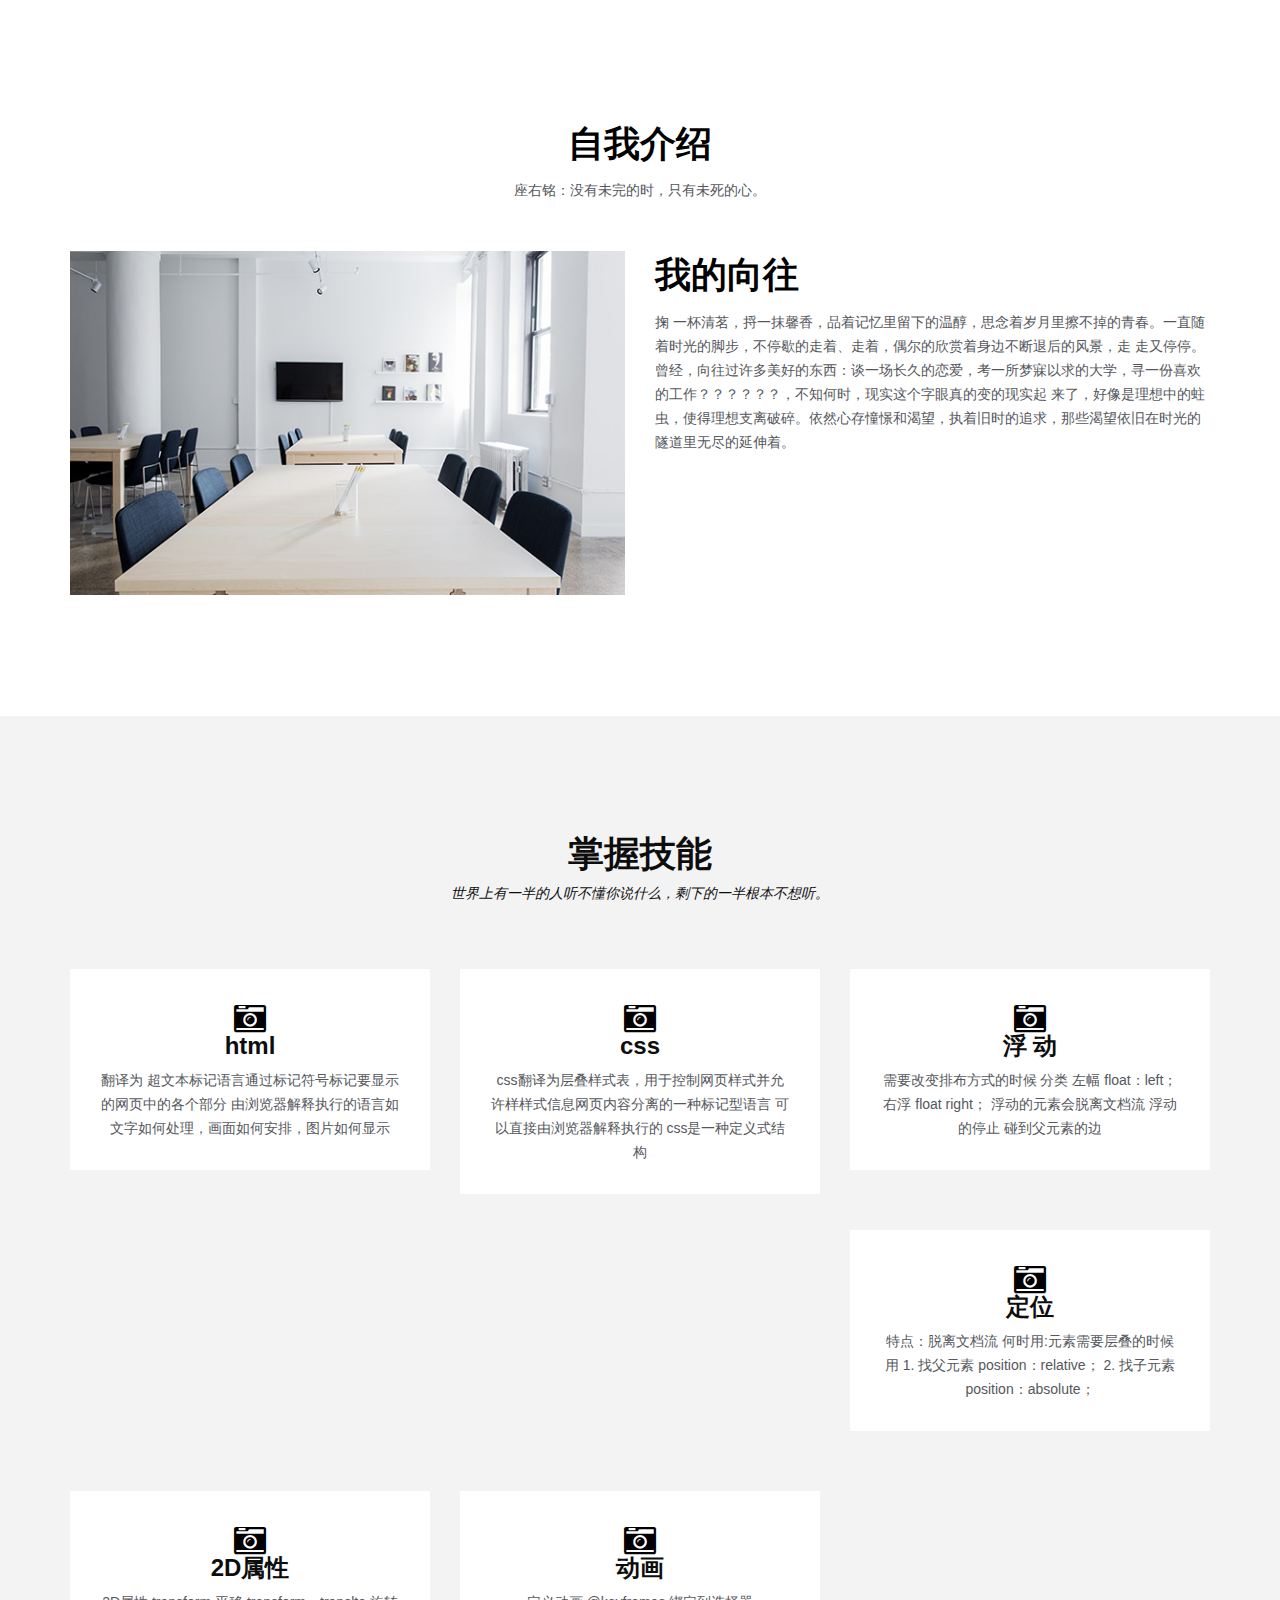
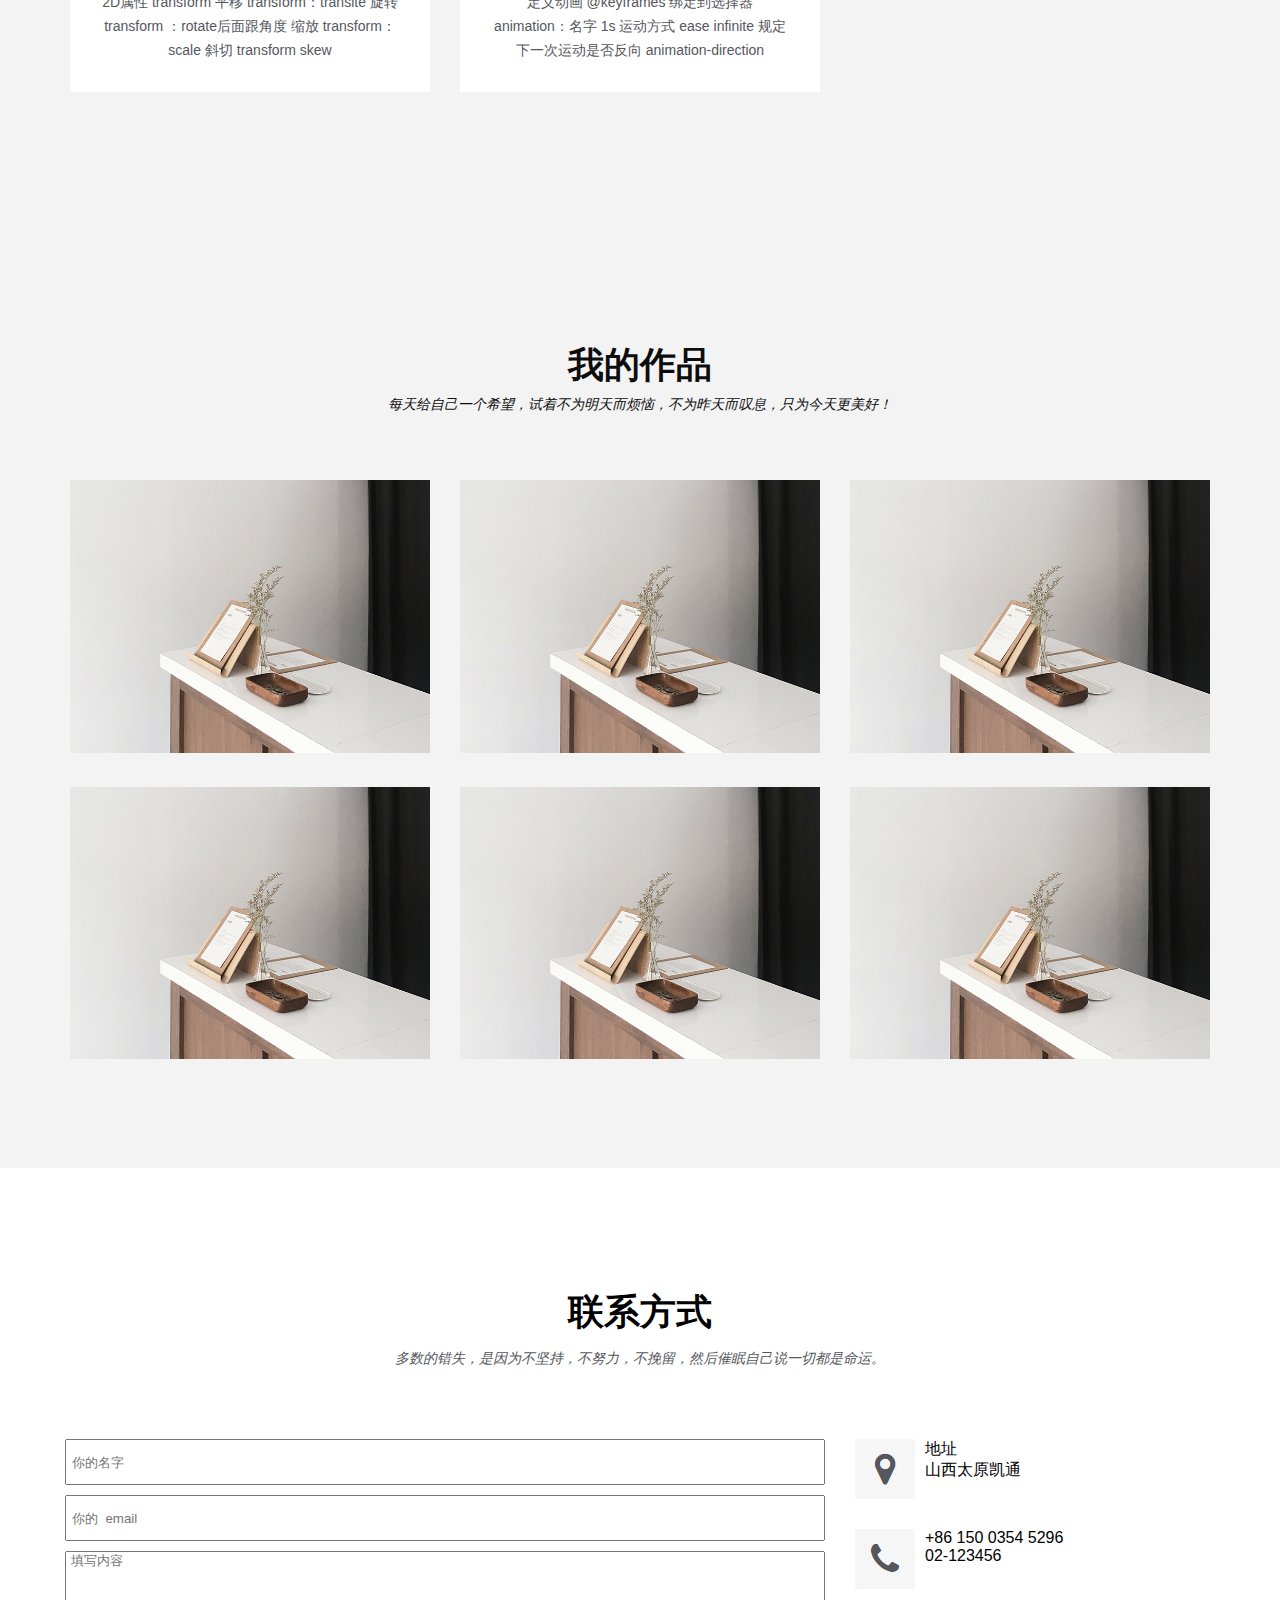
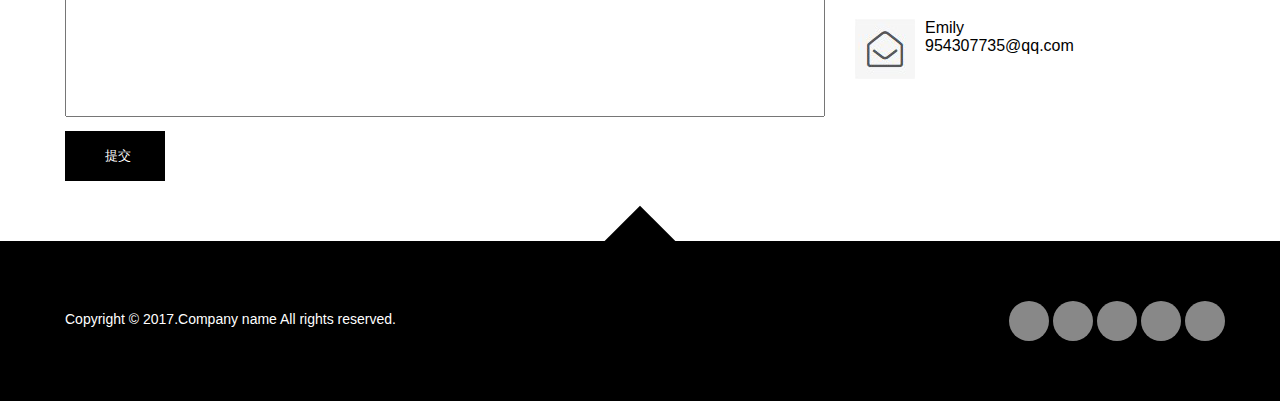
<file: index.html>
<!DOCTYPE html>
<html lang="en">
<head>
	<meta charset="UTF-8">
	<title>个人主页</title>
	<link rel="stylesheet" href="css/index.css">
	<link rel="stylesheet" href="css/kuangjia.css">
	<link rel="stylesheet" href="font/iconfont.css">
</head>
<body>
<!-- about开始 -->
	<section class="container about">
		<div class="about-zi1">
			<h2>自我介绍</h2>
			<p>
				座右铭：没有未完的时，只有未死的心。
			</p>
		</div>
		<div class="row">
			<div class="about-tu col-lg-6 col-xs-12 col-sm-12 col-md-6">
				<img src="img/about.jpg" alt="">
			</div>
			<div class="about-zi col-lg-6 col-xs-12 col-sm-12 col-md-6">
				<h2>我的向往</h2>
				<p>
					掬 一杯清茗，捋一抹馨香，品着记忆里留下的温醇，思念着岁月里擦不掉的青春。一直随着时光的脚步，不停歇的走着、走着，偶尔的欣赏着身边不断退后的风景，走 走又停停。曾经，向往过许多美好的东西：谈一场长久的恋爱，考一所梦寐以求的大学，寻一份喜欢的工作？？？？？？，不知何时，现实这个字眼真的变的现实起 来了，好像是理想中的蛀虫，使得理想支离破碎。依然心存憧憬和渴望，执着旧时的追求，那些渴望依旧在时光的隧道里无尽的延伸着。
				</p>
			</div>
		</div>
	</section>
	<!-- about结束 -->
	<!-- 技能开始 -->
 <section class="ji">
 	<div class="container">
 		<div class="zi">
 		<h2>掌握技能</h2>
 		<p>
 			<i>
 				世界上有一半的人听不懂你说什么，剩下的一半根本不想听。
 			</i>
 		</p>
 		</div>
 		<div>
 		<div class="row">
 			<div class="tu col-md-4 col-sm-6 col-xs-12 col-lg-4">
 				<div class="tu1">
 				<span>
 					<i class="iconfont icon-xiangji"></i>
 				</span>
 					<h4>html</h4>
 					<p>
 						 翻译为   超文本标记语言通过标记符号标记要显示的网页中的各个部分  由浏览器解释执行的语言如文字如何处理，画面如何安排，图片如何显示
 					</p>
 				</div>
 			</div>
 			<div class="tu col-md-4 col-sm-6 col-xs-12 col-lg-4">
 				<div class="tu1">
 				<span>
 					<i class="iconfont icon-xiangji"></i>
 				</span>
 					<h4>css</h4>
 					<p>
 						css翻译为层叠样式表，用于控制网页样式并允许样样式信息网页内容分离的一种标记型语言  可以直接由浏览器解释执行的   css是一种定义式结构
 					</p>
 				</div>
 			</div>
 			<div class="tu col-md-4 col-sm-6 col-xs-12 col-lg-4">
 				<div class="tu1">
 				<span>
 					<i class="iconfont icon-xiangji"></i>
 				</span>
 					<h4>浮  动</h4>
 					<p>
 						需要改变排布方式的时候
						分类   左幅  float：left；
       					右浮  float  right；
						浮动的元素会脱离文档流
						浮动的停止  碰到父元素的边
 					</p>
 				</div>
 			</div>
 			<div class="tu col-md-4 col-sm-6 col-xs-12 col-lg-4">
 				<div class="tu1">
 				<span>
 					<i class="iconfont icon-xiangji"></i>
 				</span>
 					<h4>定位</h4>
 					<p>
 						特点：脱离文档流
						何时用:元素需要层叠的时候用
						1. 找父元素
     					position：relative；
						2. 找子元素
     					position：absolute；
 					</p>
 				</div>
 			</div>
 			<div class="tu col-md-4 col-sm-6 col-xs-12 col-lg-4">
 				<div class="tu1">
 				<span>
 					<i class="iconfont icon-xiangji"></i>
 				</span>
 					<h4>2D属性</h4>
 					<p>
						2D属性  transform
						平移  transform：translte
						旋转  transform ：rotate后面跟角度
       					缩放  transform：scale
						斜切  transform skew

 					</p>
 				</div>
 			</div>
 			<div class="tu col-md-4 col-sm-6 col-xs-12 col-lg-4">
 				<div class="tu1">
 				<span>
 					<i class="iconfont icon-xiangji"></i>
 				</span>
 					<h4>动画</h4>
 					<p>
 						定义动画   @keyframes
 						绑定到选择器  animation：名字  1s  运动方式  ease  infinite
 						规定下一次运动是否反向   animation-direction
 					</p>
 				</div>
 			</div>
 		</div>
 		</div>
 	</div>
 </section>		

	<!-- 技能结束 -->
	<!-- 作品开始 -->
 <section class="zuo">
 	<div class="container">
 		<div class="zi">
 		<h2>我的作品</h2>
 		<p>
 			<i>
 				每天给自己一个希望，试着不为明天而烦恼，不为昨天而叹息，只为今天更美好！
 			</i>
 		</p>
 		</div>
 		<div>
 		<div class="row">
 			<div class="tu col-md-4 col-sm-6 col-xs-12 col-lg-4">
 				<div class="tu1">
 				<img src="img/gallery_01.jpg" alt="">
 				<div class="tu2">
 					<a href="C:\Users\MSI\Desktop\简历\fanke\index.html" title="凡客"><div class="box"><i class="iconfont icon-sousuo"></i></div></a>
 				</div>
 				</div>
 			</div>
 			<div class="tu col-md-4 col-sm-6 col-xs-12 col-lg-4">
 				<div class="tu1">
 				<img src="img/gallery_01.jpg" alt="">
 				<div class="tu2">
 					<a href="C:\Users\MSI\Desktop\简历\xiaomi\index.html" title="小米"><div class="box"><i class="iconfont icon-sousuo"></i></div></a>
 				</div>
 				</div>
 			</div>
 			<div class="tu col-md-4 col-sm-6 col-xs-12 col-lg-4">
 				<div class="tu1">
 				<img src="img/gallery_01.jpg" alt="">
 				<div class="tu2">
 					<a href="C:\Users\MSI\Desktop\简历\jingdong\index.html" title="京东"><div class="box"><i class="iconfont icon-sousuo"></i></div></a>
 				</div>
 				<!-- <div class="box"><i class="iconfont icon-sousuo"></i></div> -->

 				</div>
 			</div>
 			<div class="tu col-md-4 col-sm-6 col-xs-12 col-lg-4">
 				<div class="tu1">
 				<img src="img/gallery_01.jpg" alt="">
 				<div class="tu2">
 					<a href="C:\Users\MSI\Desktop\简历\pingguo\index.html" title="小米"><div class="box"><i class="iconfont icon-sousuo"></i></div></a>
 				</div>
 				</div>
 			</div>
 			<div class="tu col-md-4 col-sm-6 col-xs-12 col-lg-4">
 				<div class="tu1">
 				<img src="img/gallery_01.jpg" alt="">
 				<div class="tu2">
 					<a href="C:\Users\MSI\Desktop\简历\chaopaiye\index.html" title="秦商APP"><div class="box"><i class="iconfont icon-sousuo"></i></div></a>
 				</div>
 				</div>
 			</div>
 			<div class="tu col-md-4 col-sm-6 col-xs-12 col-lg-4">
 				<div class="tu1">
 				<img src="img/gallery_01.jpg" alt="">
 				<div class="tu2">
 					<a href="C:\Users\MSI\Desktop\简历\dianshang\dianshang\tuijian.html" title="简历"><div class="box"><i class="iconfont icon-sousuo"></i></div></a>
 				</div>
 				</div>
 			</div>
 			
 		</div>
 	</div>
 </section>		

	<!-- 作品结束 -->
	<!-- 底部 -->
<footer>
	<div class="zi">
 		<h2>联系方式</h2>
 		<p>
 			<i>
 				多数的错失，是因为不坚持，不努力，不挽留，然后催眠自己说一切都是命运。
 			</i>
 		</p>
 	</div>
		<div class="container">
			<ul class="rou">
				<li class="content col-lg-8 col-md-8 col-sm-6 col-xs-12">
					<input type="text" class="bbb" placeholder="你的名字">
					<input type="email" class="bbb" placeholder="你的  email">
					<textarea name="" id="" cols="" rows="" placeholder="填写内容"></textarea>
					<input type="submit" class="aaa" value="提交" style=" background: #000; width: 100px; color:#fff; height:50px; border:0 ; margin-bottom: 50px;" >
				</li>
				<li class="content col-lg-4 col-md-4 col-sm-6 col-xs-12">
					<div class="footer-right">
						<img src="img/footer1.png" alt="">
						<p>地址<br>山西太原凯通</p>
					</div>
					<div class="footer-right">
						<img src="img/footer2.png" alt="">
						<p>+86 150 0354 5296<br>02-123456</p>
					</div>
					<div class="footer-right">
						<img src="img/footer3.png" alt="">
						<p>Emily<br>954307735@qq.com</p>
					</div>
				</li>
			</ul>
		</div>
		<div class="footer-bottom">
			<div class="container">
				<ul class="row">
					<li class="content col-lg-6 col-md-6 col-sm-6 col-xs-6"><p>Copyright © 2017.Company name All rights reserved.</p></li>
					<li class="content col-lg-6 col-md-6 col-sm-6 col-xs-6">
						<div class="footer-five"><i class="iconfont">&#xe654;</i></div>
						<div class="footer-five"><i class="iconfont">&#xe611;</i></div>
						<div class="footer-five"><i class="iconfont">&#xe653;</i></div>
						<div class="footer-five"><i class="iconfont">&#xe684;</i></div>
						<div class="footer-five"><i class="iconfont">&#xe65b;</i></div>
					</li>
				</ul>
			</div>
			<div class="hezi"></div>
		</div>
	</footer>
</body>
</html>
</file>
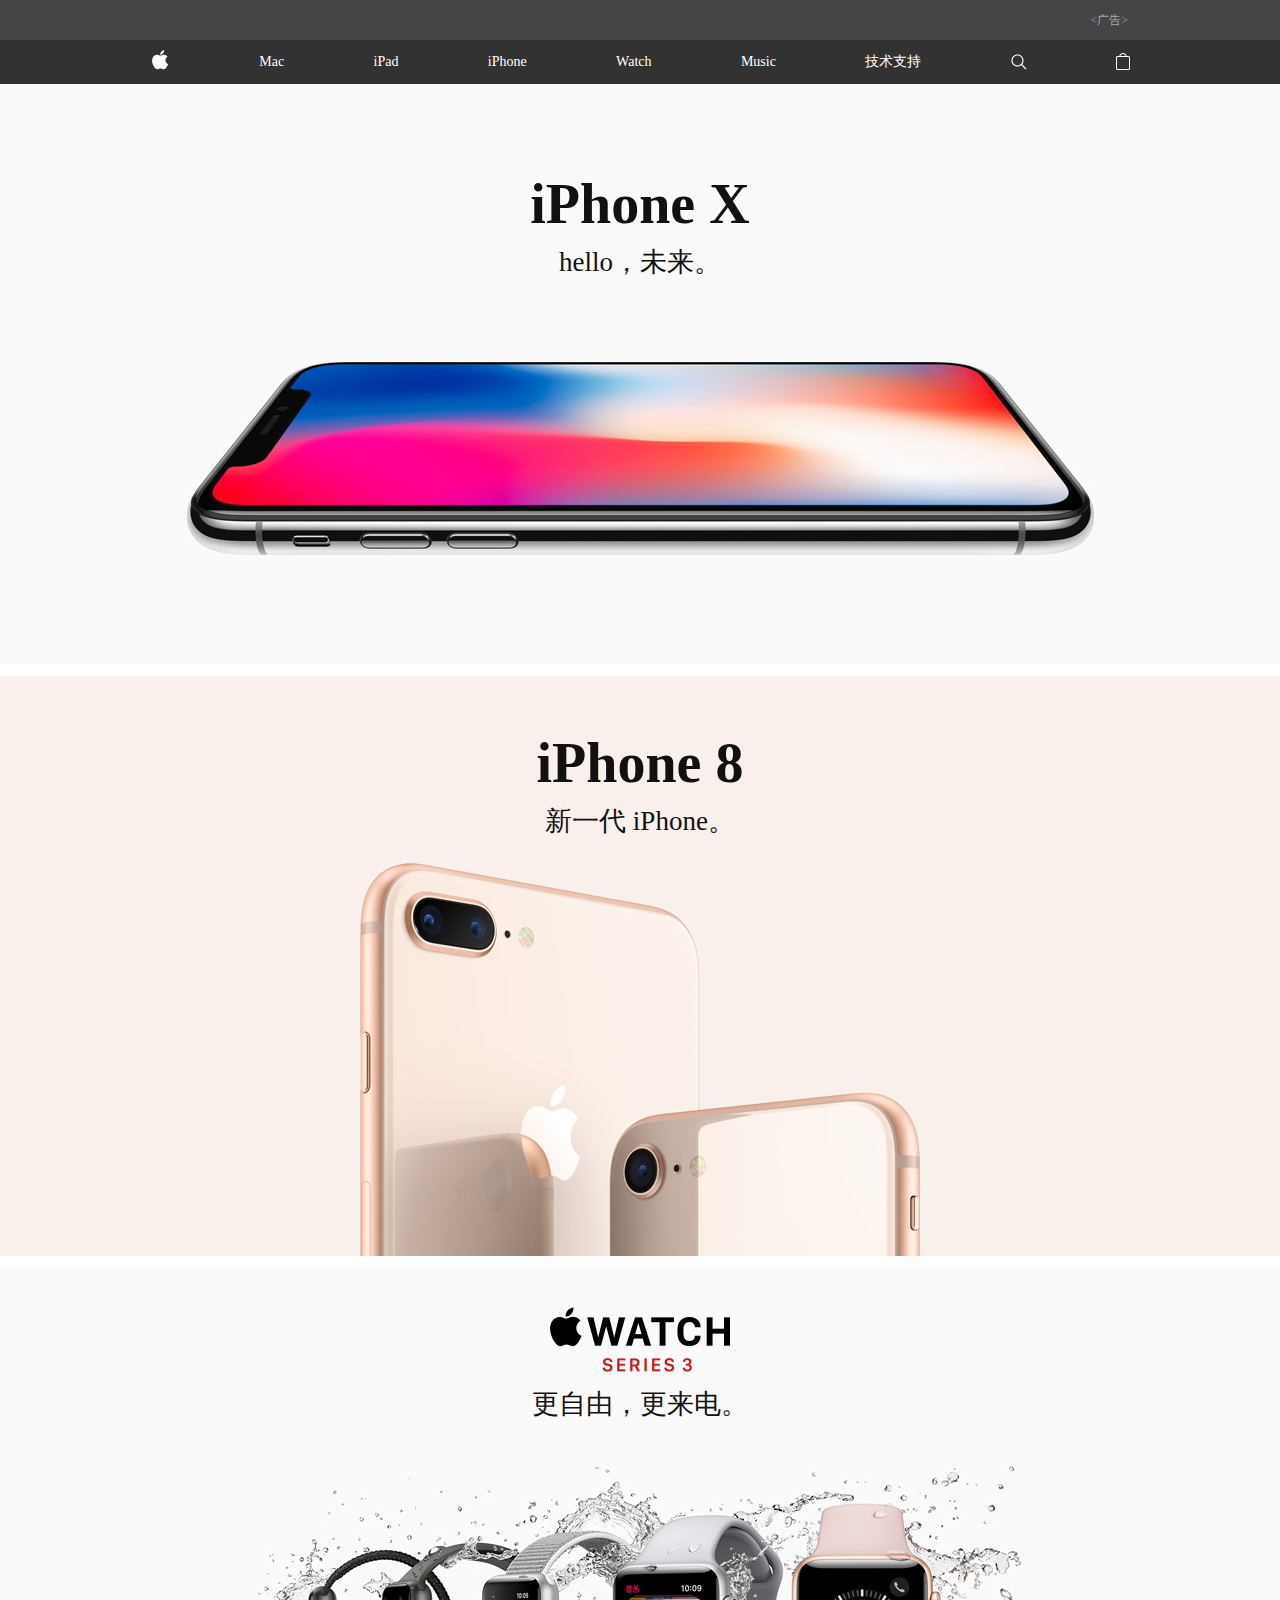
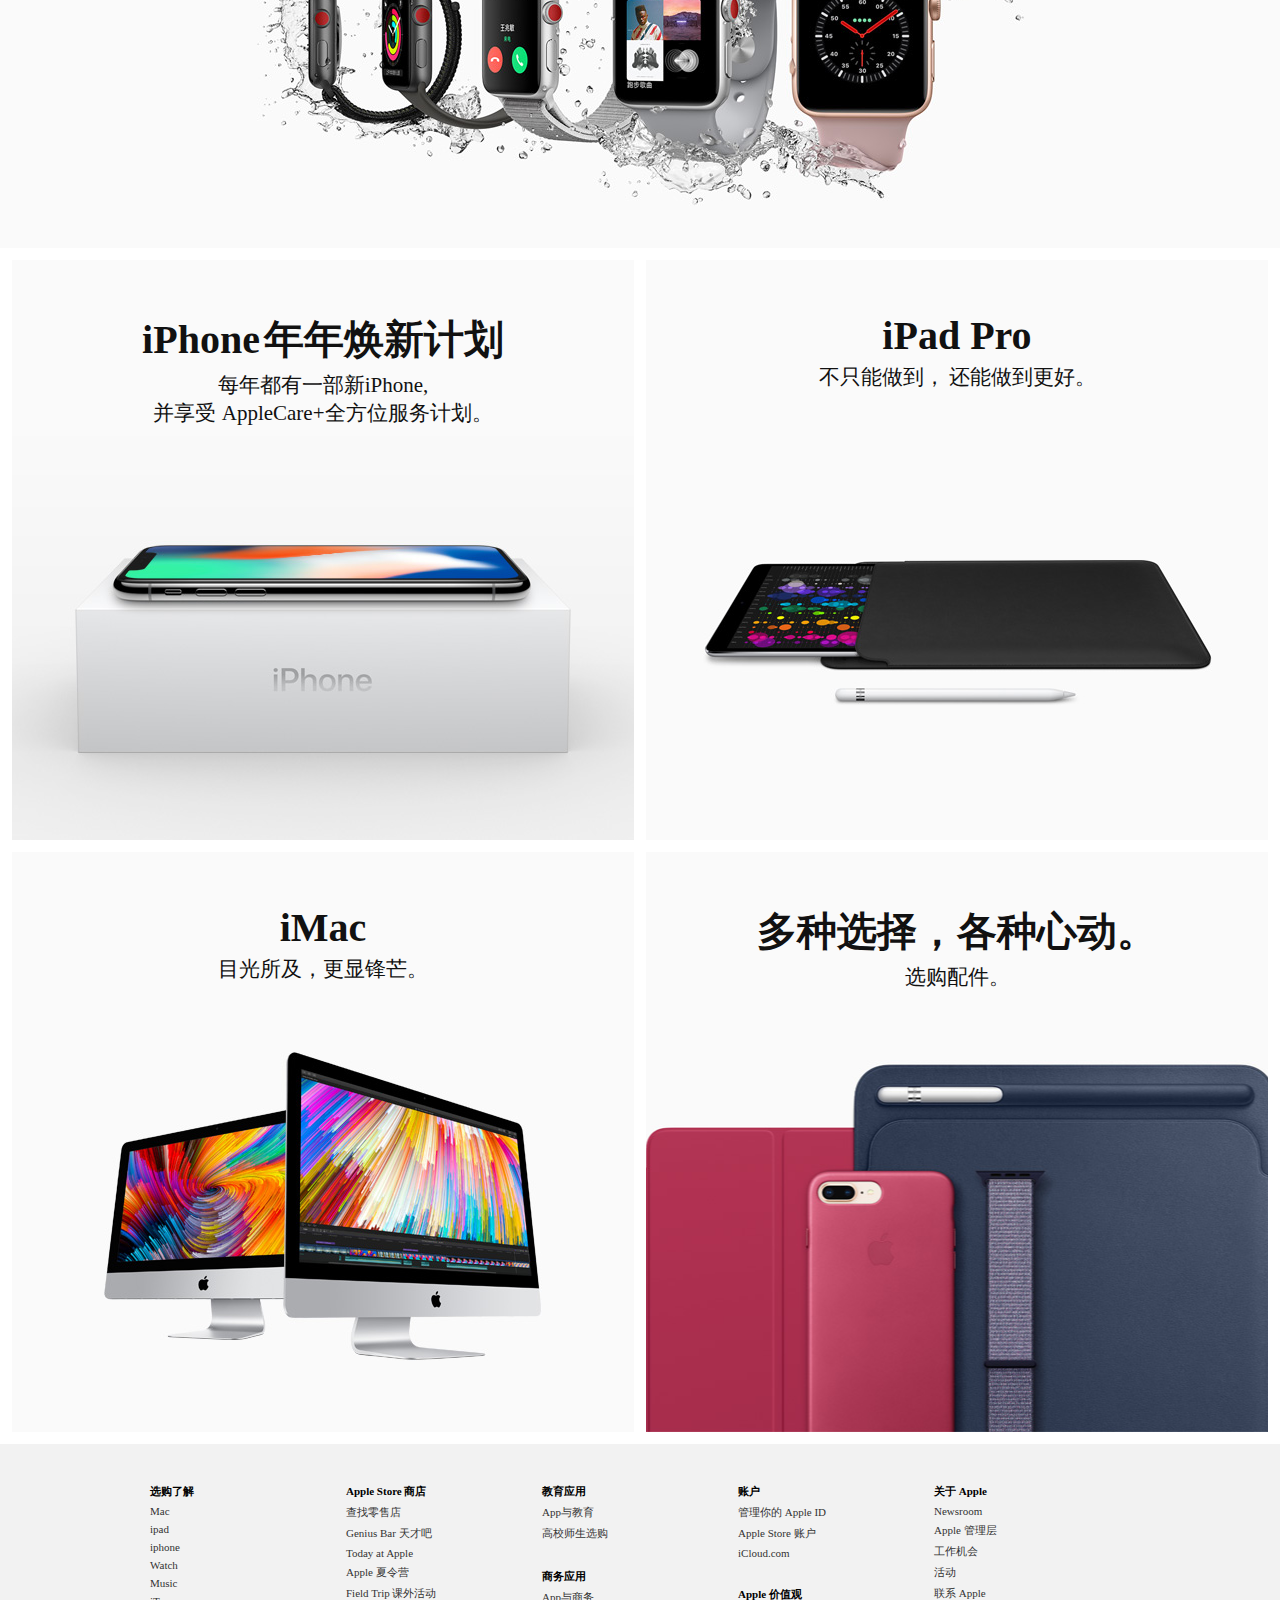
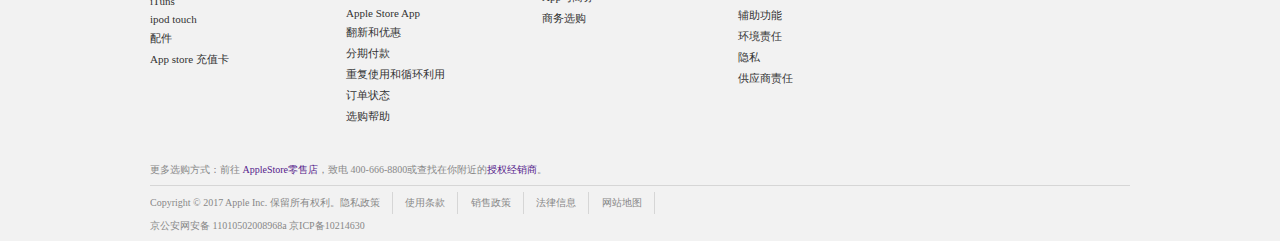
<file: pingguo/index.html>
<!DOCTYPE html>
<html lang="en">
<head>
	<meta charset="UTF-8">
	<title>Apple</title>
	<link rel="stylesheet" href="css/index.css">
</head>
<body>
	<div class="top">
		<div class="adver">
			<span>&lt;广告&gt;</span>
		</div>
	</div>
	<div class="nav">
		<div class="con1">
			<div class="btn">
				<a href="">
					<img src="img/logo.svg" alt="">
				</a>
			</div>
			<div class="btn">
				<a href="">
					Mac
				</a>
			</div>
			<div class="btn">
				<a href="">iPad</a></div>
			<div class="btn">
				<a href="">iPhone</a></div>
			<div class="btn">
				<a href="">Watch</a></div>
			<div class="btn">
				<a href="">Music</a></div>
			<div class="btn">
				<a href="">技术支持</a></div>
			<div class="btn">
				<a href="">
					<img src="img/logo3.svg" alt="">
				</a></div>
			<div class="btn">
				<a href=""><img src="img/logo2.svg" alt=""></a></div>
		</div>
		<div class="con2">
			<div class="btn2">
				<a href="">
					<div class="tiao1"></div>
					<div class="tiao2"></div>
				</a>
			</div>
			<div class="btn2">
				<a href=""><img src="img/logo.svg" alt=""></a>
			</div>
			<div class="btn2">
				<a href=""><img src="img/logo2.svg" alt=""></a>
			</div>
		</div>
	</div>
	<div class="ipX">
		<h1>iPhone X</h1>
		<h2>hello，未来。</h2>
	</div>
	<!-- ip8 -->
	<div class="ip8">
		<h1>iPhone 8</h1>
		<h2>新一代 iPhone。</h2>
	</div>
	<!-- watch -->
	<div class="ipw">
		<h1></h1>
		<h2>更自由，更来电。</h2>
	</div>
	<div class="boxx">
		<div class="but but1">
			<a href="">
				<h3 class="er">iPhone</h3>
				<h3 class="er er1">年年焕新计划</h3>
				<h4>每年都有一部新iPhone,
				<br>
				并享受 AppleCare+全方位服务计划。</h4>
			</a>
		</div>
		<div class="but but2">
			<a href="">
				<h3>iPad Pro</h3>
				<h4 class="ip">不只能做到，</h4>
				<h4 class="ip">还能做到更好。</h4>
			</a>
		</div>
		<div class="but but3">
			<a href="">
				<h3>iMac</h3>
				<h4>目光所及，更显锋芒。</h4>
			</a>
		</div>
		<div class="but but4">
			<a href="">
				<h3>多种选择，各种心动。</h3>
				<h4>选购配件。</h4>
			</a>
		</div>
	</div>
	<div class="d">
		<div class="nav-t">
			<div class="lie">
				<h6>选购了解</h6>
				<ul>
					<li><a href="">Mac</a></li>
					<li><a href="">ipad</a></li>
					<li><a href="">iphone</a></li>
					<li><a href="">Watch</a></li>
					<li><a href="">Music</a></li>
					<li><a href="">iTuns</a></li>
					<li><a href="">ipod touch</a></li>
					<li><a href="">配件</a></li>
					<li><a href="">App store 充值卡</a></li>
				</ul>
			</div>
			<div class="lie">
				<h6>Apple Store 商店</h6>
				<li><a href="">查找零售店</a></li>
				<li><a href="">Genius Bar 天才吧</a></li>
				<li><a href="">Today at Apple</a></li>
				<li><a href="">Apple 夏令营</a></li>
				<li><a href="">Field Trip 课外活动</a></li>
				<li><a href="">Apple Store App</a></li>
				<li><a href="">翻新和优惠</a></li>
				<li><a href="">分期付款</a></li>
				<li><a href="">重复使用和循环利用</a></li>
				<li><a href="">订单状态</a></li>
				<li><a href="">选购帮助</a></li>
			</div>
			<div class="lie">
				<div class="tt">
					<h6>教育应用</h6>
					<ul>
						<li><a href="">App与教育</a></li>
						<li><a href="">高校师生选购</a></li>
					</ul>
				</div>
				<div class="bb">
					<h6>商务应用</h6>
					<ul>
						<li><a href="">App与商务</a></li>
						<li><a href="">商务选购</a></li>
					</ul>
				</div>
			</div>
			<div class="lie">
				<div class="tt">
					<h6>账户</h6>
					<ul>
						<li><a href="">管理你的 Apple ID</a></li>
						<li><a href="">Apple Store 账户</a></li>
						<li><a href="">iCloud.com</a></li>
					</ul>
				</div>
				<div class="bb">
					<h6>Apple 价值观</h6>
					<ul>
						<li><a href="">辅助功能</a></li>
						<li><a href="">环境责任</a></li>
						<li><a href="">隐私</a></li>
						<li><a href="">供应商责任</a></li>
					</ul>
				</div>
			</div>
			<div class="lie">
				<h6>关于 Apple</h6>
				<ul>
					<li><a href="">Newsroom</a></li>
					<li><a href="">Apple 管理层</a></li>
					<li><a href="">工作机会</a></li>
					<li><a href="">活动</a></li>
					<li><a href="">联系 Apple</a></li>
				</ul>
			</div>
		</div>
		<div class="nav-tt">
			<h6>选购及了解</h6>
			<h6>Apple Store 商店</h6>
			<h6>教育应用</h6>
			<h6>商务应用</h6>
			<h6>账户</h6>
			<h6>APP价值观</h6>
			<h6>关于App</h6>
		</div>
		<div class="nav-b">
			
			<div class="shop">
				更多选购方式：前往
				<span><a href="">AppleStore零售店</a></span>，致电 400-666-8800或查找在你附近的<span><a href="">授权经销商</a></span>。
			
			<div class="copy">
				<div class="dizhi">
				<!-- 	<a href="">
						<span><img src="img/zhongg.png" alt=""></span>
						北京
					</a> -->
				</div>
				<div class="left">Copyright © 2017 Apple Inc. 保留所有权利。</div>
				<div class="right">
					<a href="">隐私政策</a>
					<a href="">使用条款</a>
					<a href="">销售政策</a>
					<a href="">法律信息</a>
					<a href="">网站地图</a>
				</div>

			</div>
			<p>京公安网安备 11010502008968a	<a href="">京ICP备10214630</a></p>
			</div>
		</div>
	</div>
</body>
</html>
</file>
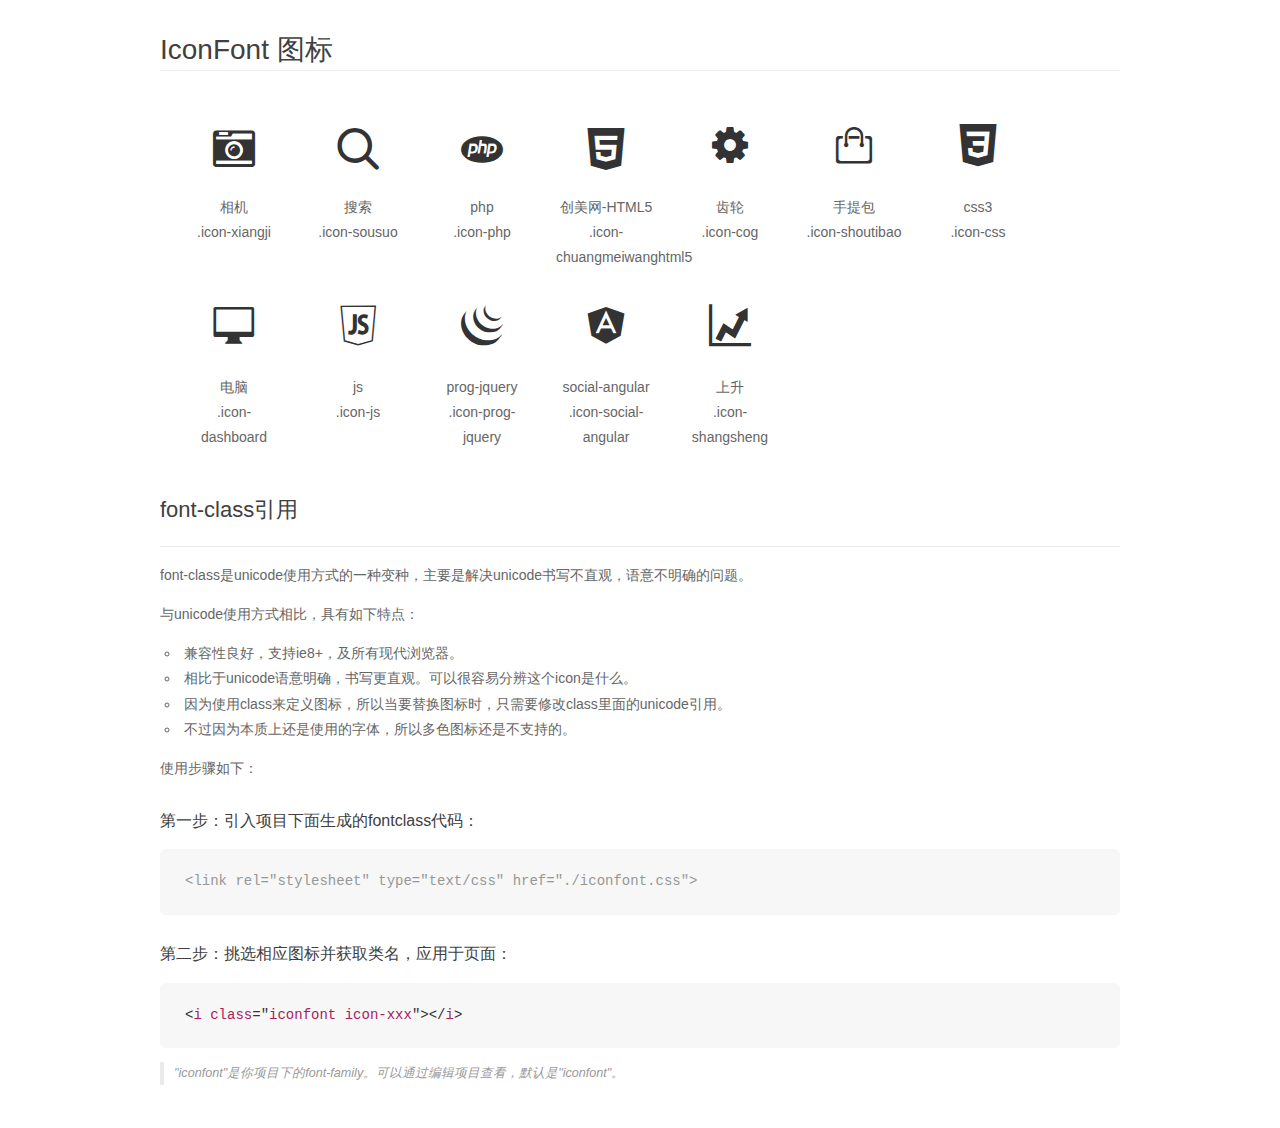
<file: font/demo_fontclass.html>
<!DOCTYPE html>
<html>
<head>
    <meta charset="utf-8"/>
    <title>IconFont</title>
    <link rel="stylesheet" href="demo.css">
    <link rel="stylesheet" href="iconfont.css">
</head>
<body>
    <div class="main markdown">
        <h1>IconFont 图标</h1>
        <ul class="icon_lists clear">
            
                <li>
                <i class="icon iconfont icon-xiangji"></i>
                    <div class="name">相机</div>
                    <div class="fontclass">.icon-xiangji</div>
                </li>
            
                <li>
                <i class="icon iconfont icon-sousuo"></i>
                    <div class="name">搜索</div>
                    <div class="fontclass">.icon-sousuo</div>
                </li>
            
                <li>
                <i class="icon iconfont icon-php"></i>
                    <div class="name">php</div>
                    <div class="fontclass">.icon-php</div>
                </li>
            
                <li>
                <i class="icon iconfont icon-chuangmeiwanghtml5"></i>
                    <div class="name">创美网-HTML5</div>
                    <div class="fontclass">.icon-chuangmeiwanghtml5</div>
                </li>
            
                <li>
                <i class="icon iconfont icon-cog"></i>
                    <div class="name">齿轮</div>
                    <div class="fontclass">.icon-cog</div>
                </li>
            
                <li>
                <i class="icon iconfont icon-shoutibao"></i>
                    <div class="name">手提包</div>
                    <div class="fontclass">.icon-shoutibao</div>
                </li>
            
                <li>
                <i class="icon iconfont icon-css"></i>
                    <div class="name">css3</div>
                    <div class="fontclass">.icon-css</div>
                </li>
            
                <li>
                <i class="icon iconfont icon-dashboard"></i>
                    <div class="name">电脑</div>
                    <div class="fontclass">.icon-dashboard</div>
                </li>
            
                <li>
                <i class="icon iconfont icon-js"></i>
                    <div class="name">js</div>
                    <div class="fontclass">.icon-js</div>
                </li>
            
                <li>
                <i class="icon iconfont icon-prog-jquery"></i>
                    <div class="name">prog-jquery</div>
                    <div class="fontclass">.icon-prog-jquery</div>
                </li>
            
                <li>
                <i class="icon iconfont icon-social-angular"></i>
                    <div class="name">social-angular</div>
                    <div class="fontclass">.icon-social-angular</div>
                </li>
            
                <li>
                <i class="icon iconfont icon-shangsheng"></i>
                    <div class="name">上升</div>
                    <div class="fontclass">.icon-shangsheng</div>
                </li>
            
        </ul>

        <h2 id="font-class-">font-class引用</h2>
        <hr>

        <p>font-class是unicode使用方式的一种变种，主要是解决unicode书写不直观，语意不明确的问题。</p>
        <p>与unicode使用方式相比，具有如下特点：</p>
        <ul>
        <li>兼容性良好，支持ie8+，及所有现代浏览器。</li>
        <li>相比于unicode语意明确，书写更直观。可以很容易分辨这个icon是什么。</li>
        <li>因为使用class来定义图标，所以当要替换图标时，只需要修改class里面的unicode引用。</li>
        <li>不过因为本质上还是使用的字体，所以多色图标还是不支持的。</li>
        </ul>
        <p>使用步骤如下：</p>
        <h3 id="-fontclass-">第一步：引入项目下面生成的fontclass代码：</h3>


        <pre><code class="lang-js hljs javascript"><span class="hljs-comment">&lt;link rel="stylesheet" type="text/css" href="./iconfont.css"&gt;</span></code></pre>
        <h3 id="-">第二步：挑选相应图标并获取类名，应用于页面：</h3>
        <pre><code class="lang-css hljs">&lt;<span class="hljs-selector-tag">i</span> <span class="hljs-selector-tag">class</span>="<span class="hljs-selector-tag">iconfont</span> <span class="hljs-selector-tag">icon-xxx</span>"&gt;&lt;/<span class="hljs-selector-tag">i</span>&gt;</code></pre>
        <blockquote>
        <p>"iconfont"是你项目下的font-family。可以通过编辑项目查看，默认是"iconfont"。</p>
        </blockquote>
    </div>
</body>
</html>
</file>
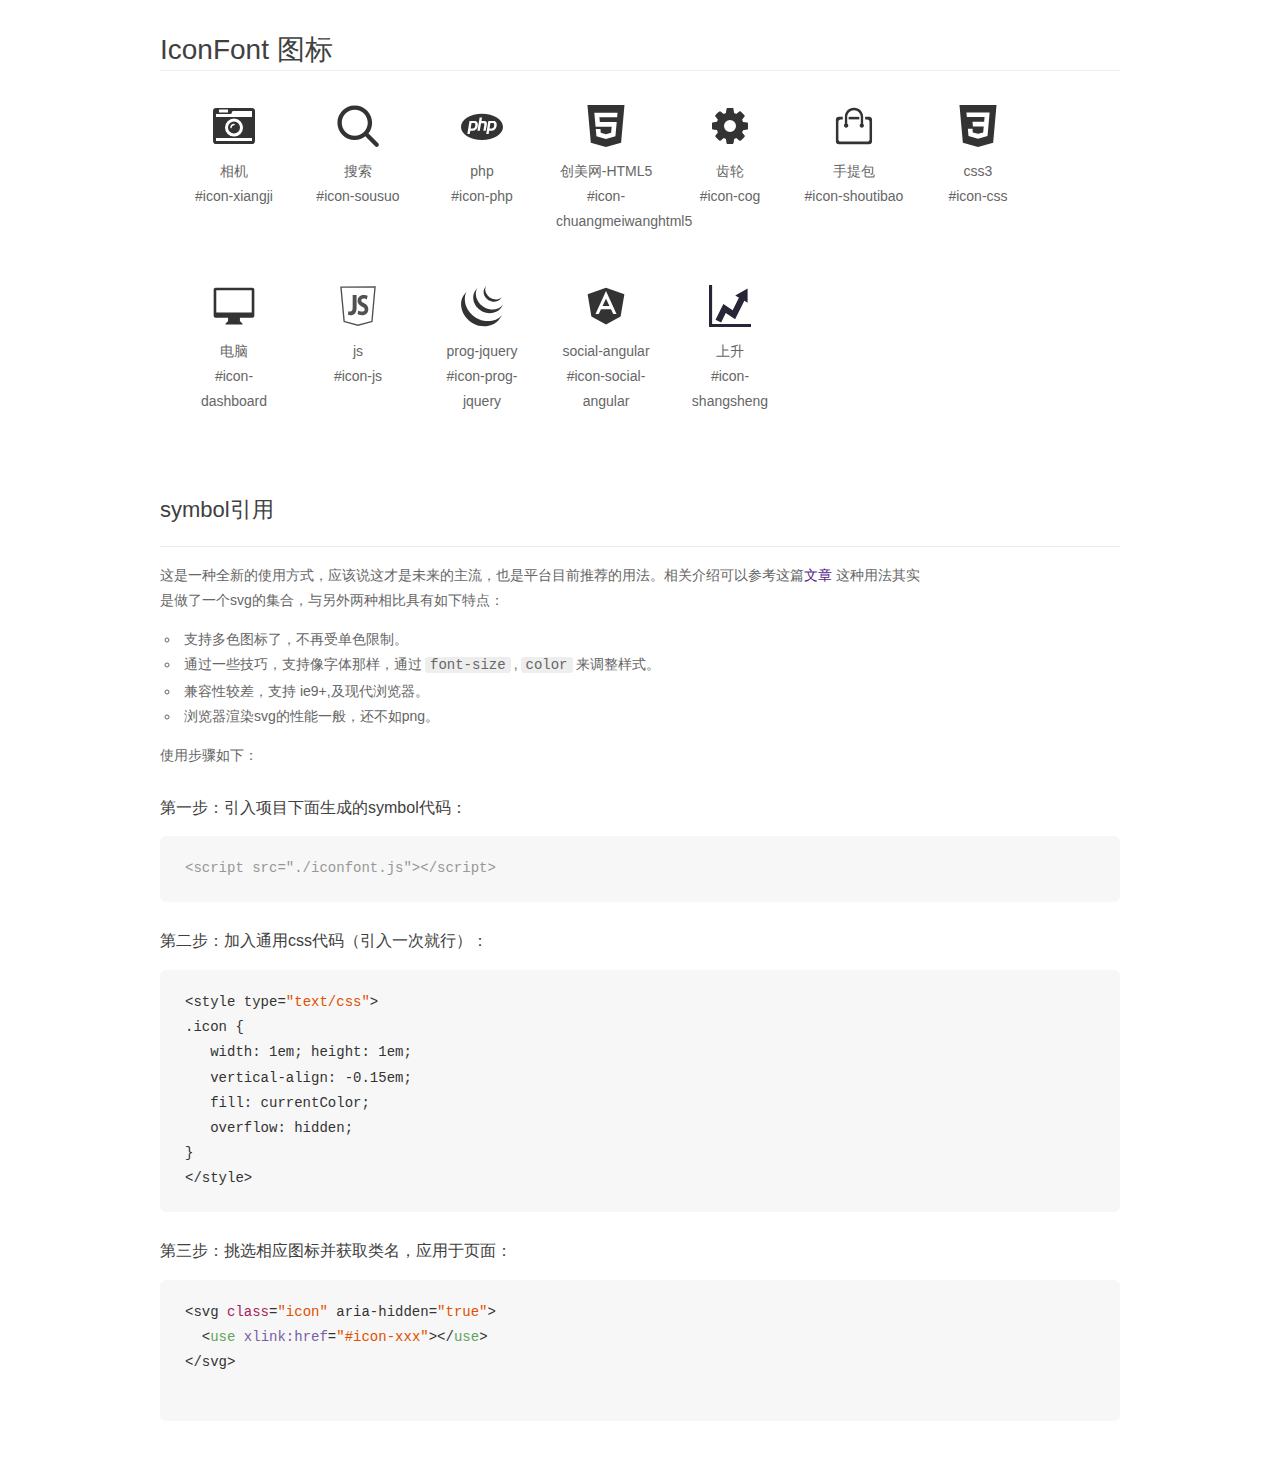
<file: font/demo_symbol.html>
<!DOCTYPE html>
<html>
<head>
    <meta charset="utf-8"/>
    <title>IconFont</title>
    <link rel="stylesheet" href="demo.css">
    <script src="iconfont.js"></script>

    <style type="text/css">
        .icon {
          /* 通过设置 font-size 来改变图标大小 */
          width: 1em; height: 1em;
          /* 图标和文字相邻时，垂直对齐 */
          vertical-align: -0.15em;
          /* 通过设置 color 来改变 SVG 的颜色/fill */
          fill: currentColor;
          /* path 和 stroke 溢出 viewBox 部分在 IE 下会显示
             normalize.css 中也包含这行 */
          overflow: hidden;
        }

    </style>
</head>
<body>
    <div class="main markdown">
        <h1>IconFont 图标</h1>
        <ul class="icon_lists clear">
            
                <li>
                    <svg class="icon" aria-hidden="true">
                        <use xlink:href="#icon-xiangji"></use>
                    </svg>
                    <div class="name">相机</div>
                    <div class="fontclass">#icon-xiangji</div>
                </li>
            
                <li>
                    <svg class="icon" aria-hidden="true">
                        <use xlink:href="#icon-sousuo"></use>
                    </svg>
                    <div class="name">搜索</div>
                    <div class="fontclass">#icon-sousuo</div>
                </li>
            
                <li>
                    <svg class="icon" aria-hidden="true">
                        <use xlink:href="#icon-php"></use>
                    </svg>
                    <div class="name">php</div>
                    <div class="fontclass">#icon-php</div>
                </li>
            
                <li>
                    <svg class="icon" aria-hidden="true">
                        <use xlink:href="#icon-chuangmeiwanghtml5"></use>
                    </svg>
                    <div class="name">创美网-HTML5</div>
                    <div class="fontclass">#icon-chuangmeiwanghtml5</div>
                </li>
            
                <li>
                    <svg class="icon" aria-hidden="true">
                        <use xlink:href="#icon-cog"></use>
                    </svg>
                    <div class="name">齿轮</div>
                    <div class="fontclass">#icon-cog</div>
                </li>
            
                <li>
                    <svg class="icon" aria-hidden="true">
                        <use xlink:href="#icon-shoutibao"></use>
                    </svg>
                    <div class="name">手提包</div>
                    <div class="fontclass">#icon-shoutibao</div>
                </li>
            
                <li>
                    <svg class="icon" aria-hidden="true">
                        <use xlink:href="#icon-css"></use>
                    </svg>
                    <div class="name">css3</div>
                    <div class="fontclass">#icon-css</div>
                </li>
            
                <li>
                    <svg class="icon" aria-hidden="true">
                        <use xlink:href="#icon-dashboard"></use>
                    </svg>
                    <div class="name">电脑</div>
                    <div class="fontclass">#icon-dashboard</div>
                </li>
            
                <li>
                    <svg class="icon" aria-hidden="true">
                        <use xlink:href="#icon-js"></use>
                    </svg>
                    <div class="name">js</div>
                    <div class="fontclass">#icon-js</div>
                </li>
            
                <li>
                    <svg class="icon" aria-hidden="true">
                        <use xlink:href="#icon-prog-jquery"></use>
                    </svg>
                    <div class="name">prog-jquery</div>
                    <div class="fontclass">#icon-prog-jquery</div>
                </li>
            
                <li>
                    <svg class="icon" aria-hidden="true">
                        <use xlink:href="#icon-social-angular"></use>
                    </svg>
                    <div class="name">social-angular</div>
                    <div class="fontclass">#icon-social-angular</div>
                </li>
            
                <li>
                    <svg class="icon" aria-hidden="true">
                        <use xlink:href="#icon-shangsheng"></use>
                    </svg>
                    <div class="name">上升</div>
                    <div class="fontclass">#icon-shangsheng</div>
                </li>
            
        </ul>


        <h2 id="symbol-">symbol引用</h2>
        <hr>

        <p>这是一种全新的使用方式，应该说这才是未来的主流，也是平台目前推荐的用法。相关介绍可以参考这篇<a href="">文章</a>
        这种用法其实是做了一个svg的集合，与另外两种相比具有如下特点：</p>
        <ul>
          <li>支持多色图标了，不再受单色限制。</li>
          <li>通过一些技巧，支持像字体那样，通过<code>font-size</code>,<code>color</code>来调整样式。</li>
          <li>兼容性较差，支持 ie9+,及现代浏览器。</li>
          <li>浏览器渲染svg的性能一般，还不如png。</li>
        </ul>
        <p>使用步骤如下：</p>
        <h3 id="-symbol-">第一步：引入项目下面生成的symbol代码：</h3>
        <pre><code class="lang-js hljs javascript"><span class="hljs-comment">&lt;script src="./iconfont.js"&gt;&lt;/script&gt;</span></code></pre>
        <h3 id="-css-">第二步：加入通用css代码（引入一次就行）：</h3>
        <pre><code class="lang-js hljs javascript">&lt;style type=<span class="hljs-string">"text/css"</span>&gt;
.icon {
   width: <span class="hljs-number">1</span>em; height: <span class="hljs-number">1</span>em;
   vertical-align: <span class="hljs-number">-0.15</span>em;
   fill: currentColor;
   overflow: hidden;
}
&lt;<span class="hljs-regexp">/style&gt;</span></code></pre>
        <h3 id="-">第三步：挑选相应图标并获取类名，应用于页面：</h3>
        <pre><code class="lang-js hljs javascript">&lt;svg <span class="hljs-class"><span class="hljs-keyword">class</span></span>=<span class="hljs-string">"icon"</span> aria-hidden=<span class="hljs-string">"true"</span>&gt;<span class="xml"><span class="hljs-tag">
  &lt;<span class="hljs-name">use</span> <span class="hljs-attr">xlink:href</span>=<span class="hljs-string">"#icon-xxx"</span>&gt;</span><span class="hljs-tag">&lt;/<span class="hljs-name">use</span>&gt;</span>
</span>&lt;<span class="hljs-regexp">/svg&gt;
        </span></code></pre>
    </div>
</body>
</html>
</file>
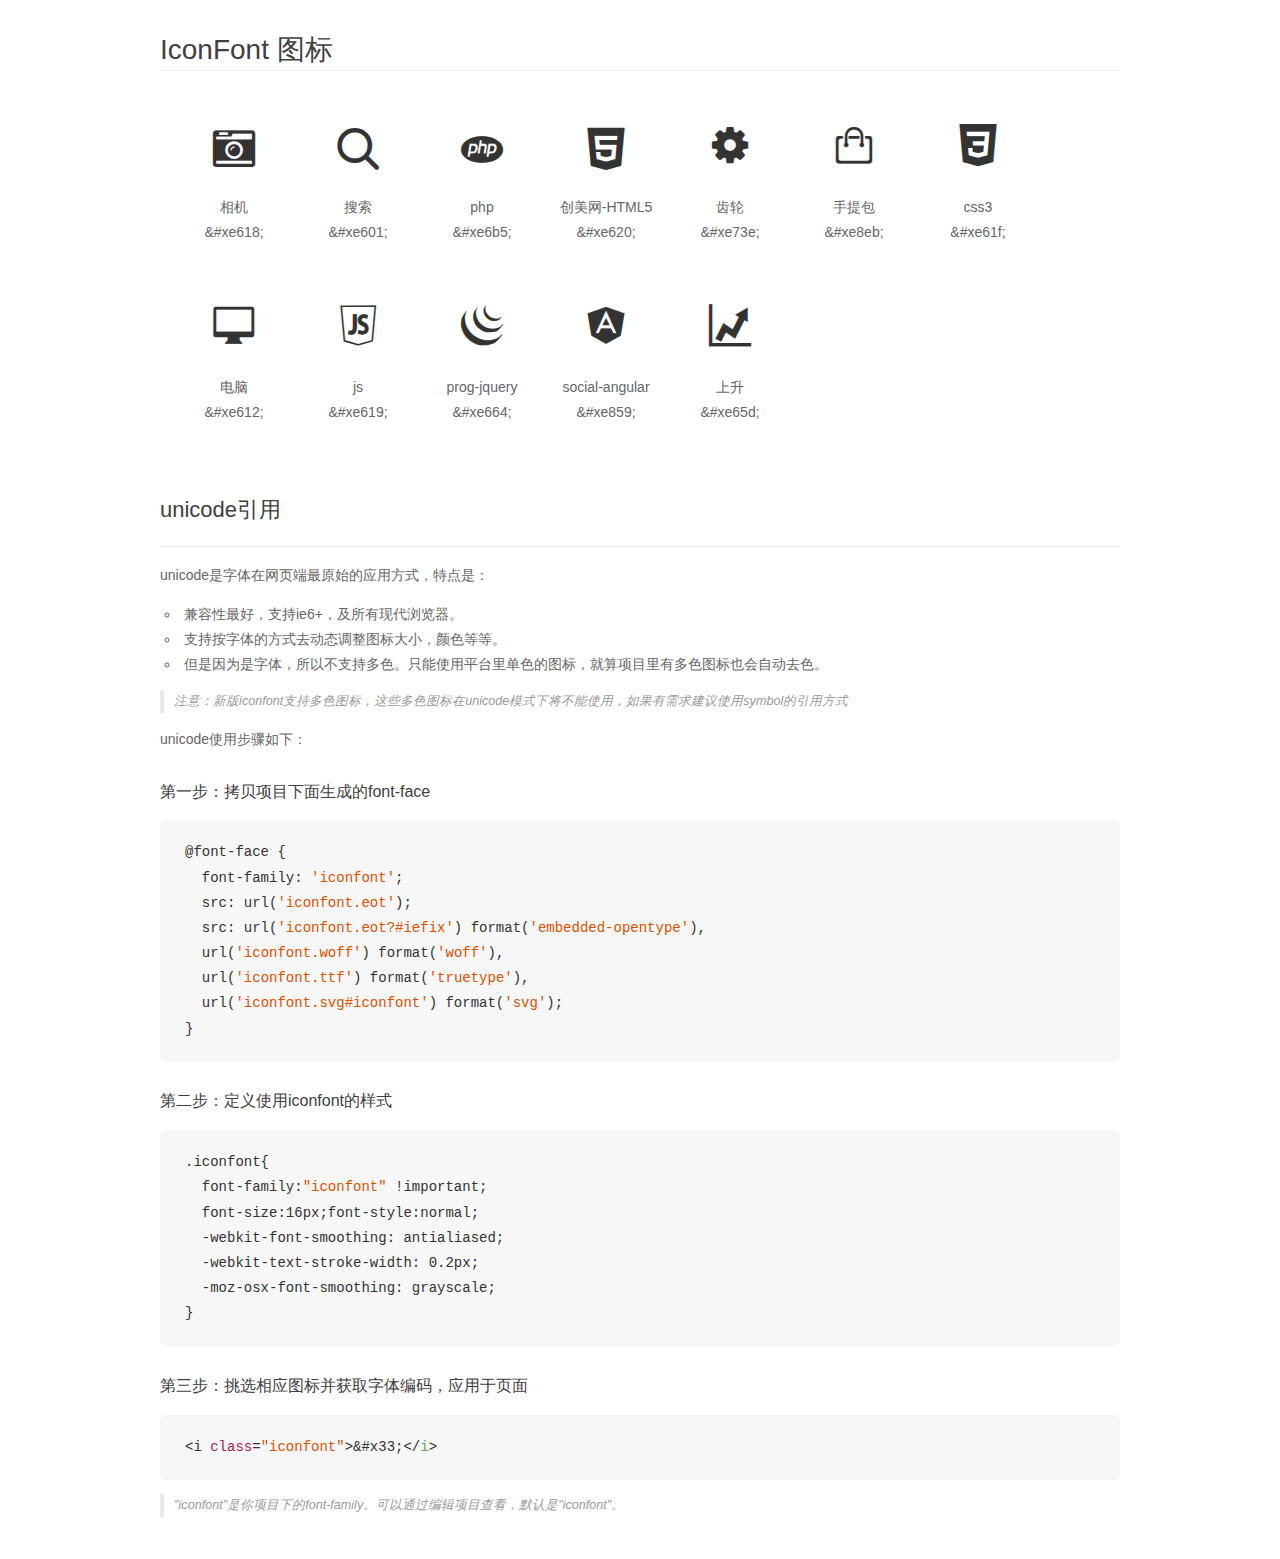
<file: font/demo_unicode.html>
<!DOCTYPE html>
<html>
<head>
    <meta charset="utf-8"/>
    <title>IconFont</title>
    <link rel="stylesheet" href="demo.css">

    <style type="text/css">

        @font-face {font-family: "iconfont";
          src: url('iconfont.eot'); /* IE9*/
          src: url('iconfont.eot#iefix') format('embedded-opentype'), /* IE6-IE8 */
          url('iconfont.woff') format('woff'), /* chrome, firefox */
          url('iconfont.ttf') format('truetype'), /* chrome, firefox, opera, Safari, Android, iOS 4.2+*/
          url('iconfont.svg#iconfont') format('svg'); /* iOS 4.1- */
        }

        .iconfont {
          font-family:"iconfont" !important;
          font-size:16px;
          font-style:normal;
          -webkit-font-smoothing: antialiased;
          -webkit-text-stroke-width: 0.2px;
          -moz-osx-font-smoothing: grayscale;
        }

    </style>
</head>
<body>
    <div class="main markdown">
        <h1>IconFont 图标</h1>
        <ul class="icon_lists clear">
            
                <li>
                <i class="icon iconfont">&#xe618;</i>
                    <div class="name">相机</div>
                    <div class="code">&amp;#xe618;</div>
                </li>
            
                <li>
                <i class="icon iconfont">&#xe601;</i>
                    <div class="name">搜索</div>
                    <div class="code">&amp;#xe601;</div>
                </li>
            
                <li>
                <i class="icon iconfont">&#xe6b5;</i>
                    <div class="name">php</div>
                    <div class="code">&amp;#xe6b5;</div>
                </li>
            
                <li>
                <i class="icon iconfont">&#xe620;</i>
                    <div class="name">创美网-HTML5</div>
                    <div class="code">&amp;#xe620;</div>
                </li>
            
                <li>
                <i class="icon iconfont">&#xe73e;</i>
                    <div class="name">齿轮</div>
                    <div class="code">&amp;#xe73e;</div>
                </li>
            
                <li>
                <i class="icon iconfont">&#xe8eb;</i>
                    <div class="name">手提包</div>
                    <div class="code">&amp;#xe8eb;</div>
                </li>
            
                <li>
                <i class="icon iconfont">&#xe61f;</i>
                    <div class="name">css3</div>
                    <div class="code">&amp;#xe61f;</div>
                </li>
            
                <li>
                <i class="icon iconfont">&#xe612;</i>
                    <div class="name">电脑</div>
                    <div class="code">&amp;#xe612;</div>
                </li>
            
                <li>
                <i class="icon iconfont">&#xe619;</i>
                    <div class="name">js</div>
                    <div class="code">&amp;#xe619;</div>
                </li>
            
                <li>
                <i class="icon iconfont">&#xe664;</i>
                    <div class="name">prog-jquery</div>
                    <div class="code">&amp;#xe664;</div>
                </li>
            
                <li>
                <i class="icon iconfont">&#xe859;</i>
                    <div class="name">social-angular</div>
                    <div class="code">&amp;#xe859;</div>
                </li>
            
                <li>
                <i class="icon iconfont">&#xe65d;</i>
                    <div class="name">上升</div>
                    <div class="code">&amp;#xe65d;</div>
                </li>
            
        </ul>
        <h2 id="unicode-">unicode引用</h2>
        <hr>

        <p>unicode是字体在网页端最原始的应用方式，特点是：</p>
        <ul>
        <li>兼容性最好，支持ie6+，及所有现代浏览器。</li>
        <li>支持按字体的方式去动态调整图标大小，颜色等等。</li>
        <li>但是因为是字体，所以不支持多色。只能使用平台里单色的图标，就算项目里有多色图标也会自动去色。</li>
        </ul>
        <blockquote>
        <p>注意：新版iconfont支持多色图标，这些多色图标在unicode模式下将不能使用，如果有需求建议使用symbol的引用方式</p>
        </blockquote>
        <p>unicode使用步骤如下：</p>
        <h3 id="-font-face">第一步：拷贝项目下面生成的font-face</h3>
        <pre><code class="lang-js hljs javascript">@font-face {
  font-family: <span class="hljs-string">'iconfont'</span>;
  src: url(<span class="hljs-string">'iconfont.eot'</span>);
  src: url(<span class="hljs-string">'iconfont.eot?#iefix'</span>) format(<span class="hljs-string">'embedded-opentype'</span>),
  url(<span class="hljs-string">'iconfont.woff'</span>) format(<span class="hljs-string">'woff'</span>),
  url(<span class="hljs-string">'iconfont.ttf'</span>) format(<span class="hljs-string">'truetype'</span>),
  url(<span class="hljs-string">'iconfont.svg#iconfont'</span>) format(<span class="hljs-string">'svg'</span>);
}
</code></pre>
        <h3 id="-iconfont-">第二步：定义使用iconfont的样式</h3>
        <pre><code class="lang-js hljs javascript">.iconfont{
  font-family:<span class="hljs-string">"iconfont"</span> !important;
  font-size:<span class="hljs-number">16</span>px;font-style:normal;
  -webkit-font-smoothing: antialiased;
  -webkit-text-stroke-width: <span class="hljs-number">0.2</span>px;
  -moz-osx-font-smoothing: grayscale;
}
</code></pre>
        <h3 id="-">第三步：挑选相应图标并获取字体编码，应用于页面</h3>
        <pre><code class="lang-js hljs javascript">&lt;i <span class="hljs-class"><span class="hljs-keyword">class</span></span>=<span class="hljs-string">"iconfont"</span>&gt;&amp;#x33;<span class="xml"><span class="hljs-tag">&lt;/<span class="hljs-name">i</span>&gt;</span></span></code></pre>

        <blockquote>
        <p>"iconfont"是你项目下的font-family。可以通过编辑项目查看，默认是"iconfont"。</p>
        </blockquote>
    </div>


</body>
</html>
</file>
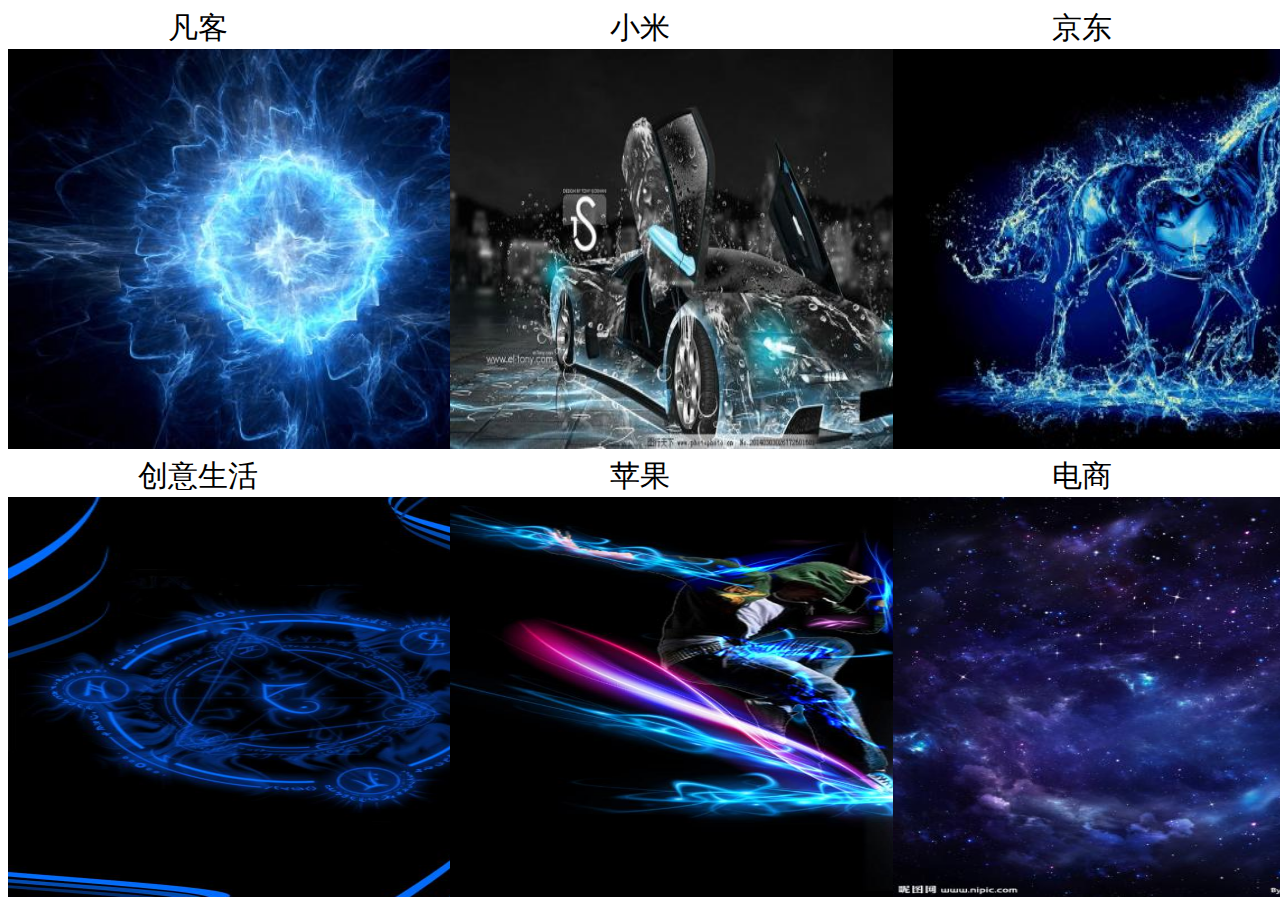
<file: 个人主页/gerenzhuye.html>
<!DOCTYPE html>
<html lang="en">
<head>
	<meta charset="UTF-8">
	<title>武子厚</title>
</head>
<style>
	a{
		text-decoration: none;
	}
	.box{
		width: auto;
		height: auto;
		display: flex;
		justify-content: space-between;
		flex-wrap: wrap;
	}
	.box .con{
		width: 30%;
		height: 50%;
		float: left;
		text-align: center;
	}
	.box .con a img{
		width: 560px;
		height: 400px;
		background: pink;
	}
	.box .con a{
		width: 630px;
		height: 550px;
		font-size: 30px;
		color: #000;
	}
</style>
<body>
	<div class="box">
		<div class="con">
			<a href="fanke/index.html">凡客
				<img src="tp1.jpg" alt="">
			</a>
		</div>
		<div class="con">
			<a href="xiaomi/index.html">小米
				<img src="tp2.jpg" alt="">
			</a>
		</div>
		<div class="con">
			<a href="jingdong/index.html">京东
				<img src="tp3.jpg" alt="">
			</a>
		</div>
		<div class="con">
			<a href="chaopaiye/index.html">创意生活
				<img src="tp4.jpg" alt="">
			</a>
		</div>
		<div class="con">
			<a href="pingguo/index.html">苹果
				<img src="tp5.jpg" alt="">
			</a>
		</div>
		<div class="con">
			<a href="dianshang/tuijian.html">电商
				<img src="tp6.jpg" alt="">
			</a>
		</div>
	</div>
	
</body>
</html>
</file>
<file: css/index.css>
/*
* @Author: dell
* @Date:   2017-10-17 11:29:18
* @Last Modified by:   dell
* @Last Modified time: 2017-10-19 11:53:34
*/
@import url('base.css');
@font-face {
  font-family: 'iconfont';  /* project id 444258 */
  src: url('http://at.alicdn.com/t/font_444258_arvi6ya5uerk9.eot');
  src: url('http://at.alicdn.com/t/font_444258_arvi6ya5uerk9.eot?#iefix') format('embedded-opentype'),
  url('http://at.alicdn.com/t/font_444258_arvi6ya5uerk9.woff') format('woff'),
  url('http://at.alicdn.com/t/font_444258_arvi6ya5uerk9.ttf') format('truetype'),
  url('http://at.alicdn.com/t/font_444258_arvi6ya5uerk9.svg#iconfont') format('svg');
}

.iconfont{
	font-family: 'iconfont';
	font-style: normal;
	
}
.about{
	/* height: 345px; */
	/* width: 1140px; */
	padding: 120px 0;
	margin: 0 auto; 
}
.about-zi1{
	max-width: 600px;
    margin: 0 auto;
    margin-bottom: 50px;
	text-align: center;
}
.about-zi1 h2{
	font-size: 36px;
	margin-bottom: 10px;
}
.about-zi1 p{
	 font-size: 14px;
     color: #55575d;
     line-height: 22px;

}

.about-tu img{
	display: block;
	width: 100%;
	height: 100%;
}
.about-zi{
	/* width: 100%; */
	height: 345px;
	/* background: blue; */
	
}
.about-zi h2{
	font-size: 36px;
	margin-bottom: 10px;
}
.about-zi p{
	font-size: 14px;
    color: #55575d;
    line-height: 24px;
    margin: 0 0 1.75em
}
.ji{
	width: 100%;
	padding: 120px 0 90px; 
	background-color: #f3f3f4;
}
 .ji .container{
 	margin: 0 auto;
 }
.ji .zi{
	width: 100%;
	/* height: 90px; */
	margin: 0  auto;
	margin-bottom: 50px;
	text-align: center;
}
.ji .zi h2{
	font-size: 36px;
	margin-bottom: 10px;
	line-height: 1em;
	font-weight: 700;
    color: #0d0d0d;
}
.ji .zi p{
	margin-bottom: 26px;
	font-size: 14px;
    line-height: 22px;
    color: #0d0d0d;
}

.ji .tu{
	/* width: 390px; */
	/* height: 252px; */
	padding:15px 15px;
	margin:0 auto; 
	/* background:#fff;  */
}
.ji .tu .tu1{
	/* width: 360px; */
	/* height: 162px; */
	background-color: #fff;
	padding: 30px;
    text-align: center;
    margin-bottom: 30px;
    transition: .25s;
}
.ji .tu .tu1:hover{
	transform:translateY(-10px) ;

	box-shadow:0px  10px  10px    5px  rgba(0, 0, 0, 0.25);
}
.ji .tu .tu1 h4{
	font-size: 24px;
	line-height: 1em;
    font-weight: 700;
    color: #0d0d0d;
    margin-bottom: 10px;
}
.ji .tu .tu1 p{
	/* width: 300px; */
	font-size: 14px;
    color: #55575d;
    line-height: 24px;

}
.zuo{
	width: 100%;
	padding: 120px 0 90px; 
	background-color: #f3f3f4;
	
}
.zuo .zi{
	width: 100%;
	/* height: 90px; */
	margin: 0  auto;
	margin-bottom: 50px;
	text-align: center;
}
.zuo .zi h2{
	font-size: 36px;
	margin-bottom: 10px;
	line-height: 1em;
	font-weight: 700;
    color: #0d0d0d;
}
.zuo .zi p{
	margin-bottom: 26px;
	font-size: 14px;
    line-height: 22px;
    color: #0d0d0d;
}

.zuo{
	width: 100%;
	padding: 120px 0 90px; 
	background-color: #f3f3f4;
}
 .zuo .container{
 	margin: 0 auto;
 }
.zuo .zi{
	width: 100%;
	/* height: 90px; */
	margin: 0  auto;
	margin-bottom: 50px;
	text-align: center;
}
.zuo .zi h2{
	font-size: 36px;
	margin-bottom: 10px;
	line-height: 1em;
	font-weight: 700;
    color: #0d0d0d;
}
.zuo .zi p{
	margin-bottom: 26px;
	font-size: 14px;
    line-height: 22px;
    color: #0d0d0d;
}

.zuo .tu{
	/* width: 390px; */
	/* height: 252px; */
	padding:15px 15px;
	margin:0 auto; 
	/* background:#fff;  */
}
.zuo .tu .tu1{
	/* width: 360px; */
	/* height: 162px; */
	/* background-color: #fff; */
	/* padding: 30px; */
    text-align: center;
    position: relative;
   /*  margin-bottom: 30px; */
    transition: .25s;
}
.zuo .tu .tu1 .tu2{
	position: absolute;
	left: 0;
	top: 0;
	width: 100%;
	height: 100%;
	background: #000;
	opacity: 0;
	transition: all 1s;
}
.zuo .tu .tu1 .box{
	position: absolute;
	background: #fff;
	left: 0 ;
	top: 0 ;
	right: 0;
	bottom: 0;
	margin: auto;
	width: 40px;
	height: 40px;
	/* opacity: 0; */
	transition: all 1s;
}
.zuo .tu .tu1 .tu2:hover{
	opacity: 0.5;
/* 	transform:translateY(-10px) ;

	box-shadow:0px  10px  10px    5px  rgba(0, 0, 0, 0.25); */
}
.zuo .tu1 .tu2 .box:hover{
	transform:rotateY(180deg);
	color: red;
	opacity: 1;
}
.zuo .tu .tu1 h4{
	font-size: 24px;
	line-height: 1em;
    font-weight: 700;
    color: #0d0d0d;
    margin-bottom: 10px;
}
.zuo .tu .tu1 p{
	/* width: 300px; */
	font-size: 14px;
    color: #55575d;
    line-height: 24px;

}

footer .zi{
	width: 100%;
	/* height: 90px; */
	margin: 0  auto;
	margin-bottom: 50px;
	text-align: center;
}
footer .zi h2{
	font-size: 36px;
	margin-bottom: 10px;
}
footer .zi p{
	 font-size: 14px;
     color: #55575d;
     line-height: 22px;

}

footer .content{
	/*height: 200px;*/
	/*background: red;*/
	border-bottom: none;
	border-right: none;
	padding:10px 10px;
}
footer ul li:nth-child(2){
	border-right: none;
	padding:20px;
}
footer .bbb{
	display: block;
	width: 100%;
	height: 46px;
	margin-bottom: 10px;
	margin-top: 10px;
	padding-left: 5px;

}
footer .bbb:focus{
	outline: none;
}
footer textarea{
	width: 100%;
	height: 166px;
	margin-bottom: 10px;
	padding-left: 5px;
	resize: none;
}
footer textarea:focus{
	outline: none;
}
footer .aaa{
	display: block;
	/*width: 100%;*/
	/*height: 46px;*/
	/*margin-bottom: 20px;
	margin-top: 10px;*/
	padding-left: 5px;
	

}
footer .aaa:focus{
	outline: none;
}
.footer-right{
	width: 100%;
	height: 60px;
	/*background: red;*/
	margin-bottom:30px; 
	
}
.footer-right img{
	display: block;
	width: 60px;
	height: 60px;
	float: left;
	margin-right: 10px;
}
.footer-right p{
	display: block;
	float: left;
}
.footer-bottom{
	background: #000;
	padding-top: 60px;
	padding-bottom:60px;
	position: relative;
}

.footer-bottom .content{
	/*background: red;*/
	font-size: 14px;
}
.footer-five{
	width: 30px;
	height: 30px;
	background: #888;
	border-radius: 50%;
	margin-left: 4px;
	text-align: center;
	line-height: 30px;
	font-size: 10px;
}
footer{
	padding-top: 120px;
	background: #fff;
	/* padding-left: 12px; */
}
footer .content{
	/*height: 200px;*/
	/*background: red;*/
	border-bottom: none;
	border-right: none;
	/* padding:10px 10px; */
}
footer ul li:nth-child(2){
	border-right: none;
	padding:20px;
}
footer .bbb{
	display: block;
	width: 100%;
	height: 46px;
	margin-bottom: 10px;
	margin-top: 10px;
	padding-left: 5px;

}
footer .bbb:focus{
	outline: none;
}
footer textarea{
	width: 100%;
	height: 166px;
	margin-bottom: 10px;
	padding-left: 5px;
	resize: none;
}
footer textarea:focus{
	outline: none;
}
footer .aaa{
	display: block;
	/*width: 100%;*/
	/*height: 46px;*/
	/*margin-bottom: 20px;
	margin-top: 10px;*/
	padding-left: 5px;
	

}
footer .aaa:focus{
	outline: none;
}
.footer-right{
	width: 100%;
	height: 60px;
	/*background: red;*/
	margin-bottom:30px; 
	
}
.footer-right img{
	display: block;
	width: 60px;
	height: 60px;
	float: left;
	margin-right: 10px;
}
.footer-right p{
	display: block;
	float: left;
}
.footer-bottom{
	background: #000;
	padding-top: 60px;
	padding-bottom:60px;
	position: relative;
}

.footer-bottom .content{
	/*background: red;*/
	font-size: 14px;
}
footer .footer-bottom .footer-five{
	width: 40px;
	height: 40px;
	background: #888;
	border-radius: 50%;
	margin-left: 4px;
	text-align: center;
	line-height: 40px;
	font-size: 10px!important;
}
footer .footer-bottom ul li:nth-child(2){
	padding:0px;
	display: flex;
	flex-direction: row-reverse;
}
.footer-bottom p{
	color: white;
}
.footer-five:hover{
	background: #6AED5C;
}
.footer-five:hover i{
	color: white;
}
.hezi{
	width: 50px;
	height: 50px;
	background: #000;
	transform: rotate(45deg);
	position: absolute;
	left:0;
	right: 0;
	margin-left: auto;
	margin-right: auto;
	top: -25px;
}

/* .zuo .tu img{
	width: 100%;
	height: 100%;
} */

/* 手机端 <768px col-xs-*/
@media screen and (max-width: 768px){
	.about-zi{
		margin-top: 20px;
	}
	.ji .tu .tu1{
	width: 100%;
}
}
/* 平板端 768-992 col-sm-*/
@media screen and (min-width: 768px) and (max-width: 992px){

}
/* pc小屏 992-1200 col-md-*/
@media screen and (min-width: 992px) and (max-width: 1200px){

/* pc大屏 >1200 col-lg*/
@media screen and (min-width: 1200px){

}
</file>
<file: css/kuangjia.css>
/*
* @Author: Administrator
* @Date:   2017-10-17 10:10:48
* @Last Modified by:   dell
* @Last Modified time: 2017-10-18 10:47:37
*/
   /* 栅格系统 ：更快速的实现响应式页面
	  			 预定义类
				 把网页平均分成12份
				 三种终端，4种屏幕大小，移动端优先
				 pc 平板  手机。
				 >1200    992-1200    768-992   <768
   */
  /* 
		参数：
		container：固定宽度；
		container-fluid：100%;
		row:  行;
		col-：子元素  列；
   */
  
.container,.container-fluid{

	height: auto;
	overflow: hidden;
	box-sizing: border-box;
	margin-left: auto!important;
	margin-right: auto!important; /* 优先级最高 */
	/* padding-left: 15px;
	padding-right: 15px;
 */
}
.row{
	width: 100%;
	height: auto;
	overflow: hidden;
	box-sizing: border-box;

}

.row::before,.row::after{
	content: '';
	display: block;
	width: 0;
	height: 0;
	line-height: 0;
	clear: both;
}
[class*="col-"]{
	float: left;
	padding-left: 15px;
	padding-right: 15px;
	box-sizing: border-box;
}


/* 手机端 <768px col-xs-*/
@media screen and (max-width: 768px){
	.col-xs-1{
		width: 8.333333%;
	}
	.col-xs-2{
		width: 16.666666%;
	}
	.col-xs-3{
		width: 25%;
	}
	.col-xs-4{
		width: 33.333333%;
	}
	.col-xs-5{
		width: 41.6666666%;
	}
	.col-xs-6{
		width: 50%;
	}
	.col-xs-7{
		width: 58.333333%;
	}
	.col-xs-8{
		width: 66.666666%;
	}
	.col-xs-9{
		width: 75%;
	}
	.col-xs-10{
		width: 83.333333%;
	}
	.col-xs-11{
		width: 91.666666%;
	}
	.col-xs-12{
		width: 100%;
	}
}
/* 平板端 768-992 col-sm-*/
@media screen and (min-width: 768px) and (max-width: 992px){
	.container{
		width:750px;
	}
	.col-sm-1{
		width: 8.333333%;
	}
	.col-sm-2{
		width: 16.666666%;
	}
	.col-sm-3{
		width: 25%;
	}
	.col-sm-4{
		width: 33.333333%;
	}
	.col-sm-5{
		width: 41.6666666%;
	}
	.col-sm-6{
		width: 50%;
	}
	.col-sm-7{
		width: 58.333333%;
	}
	.col-sm-8{
		width: 66.666666%;
	}
	.col-sm-9{
		width: 75%;
	}
	.col-sm-10{
		width: 83.333333%;
	}
	.col-sm-11{
		width: 91.666666%;
	}
	.col-sm-12{
		width: 100%;
	}
}
/* pc小屏 992-1200 col-md-*/
@media screen and (min-width: 992px) and (max-width: 1200px){
	.container{
		width: 970px;
	}
	.col-md-1{
		width: 8.333333%;
	}
	.col-md-2{
		width: 16.666666%;
	}
	.col-md-3{
		width: 25%;
	}
	.col-md-4{
		width: 33.333333%;
	}
	.col-md-5{
		width: 41.6666666%;
	}
	.col-md-6{
		width: 50%;
	}
	.col-md-7{
		width: 58.333333%;
	}
	.col-md-8{
		width: 66.666666%;
	}
	.col-md-9{
		width: 75%;
	}
	.col-md-10{
		width: 83.333333%;
	}
	.col-md-11{
		width: 91.666666%;
	}
	.col-md-12{
		width: 100%;
	}
}
/* pc大屏 >1200 col-lg*/
@media screen and (min-width: 1200px){
	.container{
		width: 1170px;
	}
	.col-lg-1{
		width: 8.333333%;
	}
	.col-lg-2{
		width: 16.666666%;
	}
	.col-lg-3{
		width: 25%;
	}
	.col-lg-4{
		width: 33.333333%;
	}
	.col-lg-5{
		width: 41.6666666%;
	}
	.col-lg-6{
		width: 50%;
	}
	.col-lg-7{
		width: 58.333333%;
	}
	.col-lg-8{
		width: 66.666666%;
	}
	.col-lg-9{
		width: 75%;
	}
	.col-lg-10{
		width: 83.333333%;
	}
	.col-lg-11{
		width: 91.666666%;
	}
	.col-lg-12{
		width: 100%;
	}
}
</file>
<file: font/iconfont.css>
@font-face {font-family: "iconfont";
  src: url('iconfont.eot?t=1508237279749'); /* IE9*/
  src: url('iconfont.eot?t=1508237279749#iefix') format('embedded-opentype'), /* IE6-IE8 */
  url('[data-uri]') format('woff'),
  url('iconfont.ttf?t=1508237279749') format('truetype'), /* chrome, firefox, opera, Safari, Android, iOS 4.2+*/
  url('iconfont.svg?t=1508237279749#iconfont') format('svg'); /* iOS 4.1- */
}

.iconfont {
  font-family:"iconfont" !important;
  font-size:32px;
  font-style:normal;
  -webkit-font-smoothing: antialiased;
  -moz-osx-font-smoothing: grayscale;
}

.icon-xiangji:before { content: "\e618"; }

.icon-sousuo:before { content: "\e601"; }

.icon-php:before { content: "\e6b5"; }

.icon-chuangmeiwanghtml5:before { content: "\e620"; }

.icon-cog:before { content: "\e73e"; }

.icon-shoutibao:before { content: "\e8eb"; }

.icon-css:before { content: "\e61f"; }

.icon-dashboard:before { content: "\e612"; }

.icon-js:before { content: "\e619"; }

.icon-prog-jquery:before { content: "\e664"; }

.icon-social-angular:before { content: "\e859"; }

.icon-shangsheng:before { content: "\e65d"; }
</file>
<file: pingguo/css/index.css>
body,h1,h2,h3,h4,h5,h6,p,ul,li{
	margin: 0;
	padding: 0;
	border: 0;
}
img{
	display: block;
}
a{
	text-decoration: none;
}
ul,li{
	list-style: none;
}
/* 超大屏 */
.top{
	width:100% ;
	height: 40px;
	background-color: #444;
}
.top .adver{
	width: 976px;
	height: 40px;
	margin: 0 auto;
	text-align: right;
	line-height: 40px;
	font-size: 12px;
	color:#a8a8aa ;
}
.nav{
	width: 100%;
	height: 44px;
	background-color:#323232;
}
.nav .con1{
	width:1000px ;
	height: 44px;
	margin: 0 auto;
	display: flex;
	justify-content: space-between;
}
.nav .con1 .btn{
	width: auto;
	height: 44px;
	line-height: 44px;
	font-size: 14px;
}
.nav a{
	display: block;
	width: auto;
	height: 44px;
	padding: 0 10px;
	color: white;
}
.nav a:hover{
	color: #ccc;
}
.nav .con2{
	width: ;
	height: 44px;
	margin: 0 auto;
	display: none;
}
.nav .con2 .btn2{
	width: auto;
	height: 44px;
}
.ipX{
	width: 100%;
	height: 580px;
	text-align: center;
	background-image: url("../img/X1.jpg");
	background-size: 909px 194px;
	background-repeat: no-repeat;
	background-position:center 277px;
	margin-bottom: 12px;
	background-color: #FAFAFA;
}
.ipX h1{
	font-size: 56px;
	font-weight: 600;
	color: #111;
	font-style: normal;
	padding-top:88px ;
}
.ipX h2{
	margin-top: 8px;
	font-size: 27px;
	font-weight: 400;
	color: #111;
}
.ip8{
	width: 100%;
	height: 580px;
	text-align: center;
	background-image: url("../img/iphone_8_large.jpg");
	background-size: 561px 395px;
	background-repeat: no-repeat;
	background-position:center 186px;
	background-color: #F9F0EB;
	margin-bottom: 12px;
}
.ip8 h1{
	font-size: 56px;
	font-weight: 600;
	color: #111;
	font-style: normal;
	padding-top:55px ;
}
.ip8 h2{
	margin-top: 8px;
	font-size: 27px;
	font-weight: 400;
	color: #111;
}
.ipw{
	width: 100%;
	height: 580px;
	text-align: center;
	background-image: url("../img/watch_large.jpg");
	background-size: 767px 341px;
	background-repeat: no-repeat;
	background-position:center 197px;
	background-color: #FAFAFA;
	overflow: hidden;
}
.ipw h1{
    width: 182px;
    height: 72px;
    margin: 0 auto;
	background-image: url("../img/watch_series_3_large.png");
	background-size: 182px 72px;
	background-repeat: no-repeat;
	margin-top: 38px;
}
.ipw h2{
	margin-top: 8px;
	font-size: 27px;
	font-weight: 400;
	color: #111;
}
.boxx{
	width: 100%;
	height: auto;
	display: block;
}
.boxx .but{
	width: 50%;
	height: 598px;
	float: left;
	box-sizing: border-box;
	border-style: solid;
	border-color: white;
	text-align: center;
	background-color: #FAFAFA;
}
.boxx .but h3{
	font-size: 40px;
	font-weight: 600;
	color: #111;
	font-style: normal;
	padding-top:52px ;

}
.boxx .but .er{
		display: inline-block;
}
.boxx .but h4{
	margin-top: 4px;
	font-size: 21px;
	font-weight: 400;
	color: #111;
}
.boxx .but .ip{
	display: inline-block;
}
.boxx .but1{
	border-width: 12px 6px 6px 12px;
	background-image: url("../img/trade_up_large.jpg");
	background-size: 1262px 580px;
	background-position: center;
	background-repeat: no-repeat;
}
.boxx .but2{
	border-width: 12px 12px 6px 6px;
	background-image: url("../img/ipad_pro_large.jpg");
	background-size: 510px 146px;
	background-position: center 300px;
	background-repeat: no-repeat;
}
.boxx .but3{
	border-width: 6px 6px 12px 12px;
	background-image: url("../img/imac_large.jpg");
	background-size: 438px 309px;
	background-position:  center 200px;
	background-repeat: no-repeat;
}
.boxx .but4{
	border-width: 6px 12px 12px 6px;
	background-image: url("../img/accessories_large.jpg");
	background-size: 659px 380px;
	background-position: center 200px;
	background-repeat: no-repeat;
}
.d{
	width: 100%;
	height: 397px;
	background-color: #F2F2F2;
	overflow: hidden;
}
.d .nav-t{
	width:980px ;
	height: 245px;
	margin: 0 auto;
	margin-top: 40px;
	padding: 0 22px;
	display: flex;
	justify-content: space-between;
}
.d .nav-t .lie{
	width: 20%;
	height: auto;
}

.d .nav-t .lie h6{
	font-size: 11px;
	margin-bottom: 6px;
	font-weight: 600;
}
.d .nav-t .lie ul{
	margin-right:20px ;
}
.d .nav-t .lie li{
	font-size: 11px;
	margin-bottom: 6px;
	font-weight: 400;
}
.d .nav-t .lie li a{
	color: #333;
}
.d .nav-t .lie .tt{
	margin-bottom: 28px;
}
.d .nav-b{
	width:980px ;
	height: 52px;
	padding: 34px 0 21px 0;
	margin: 0 auto;
}
.d .nav-b .shop{
	width: 980px;
	height: 16px;
	padding-bottom: 6px;
	border-bottom: 1px solid #d6d6d6;
	margin-bottom: 7px;
	font-size: 10px;
	color: #888;
}
.d .nav-b .copy{
	width: auto;
	height: auto;
	color: #888;
	line-height: 22px;
	overflow: hidden;
	margin-top: 15px;
}
.d .nav-b .copy .left{
	width: auto;
	font-size: 10px;
	height: 22px;
	float: left;
		line-height: 22px;
}
.d .nav-b .copy .right{
	width: auto;
	height: 22px;
	float: left;
	line-height: 22px;
	margin-bottom: 5px;
}
.d .nav-b .copy .right a{
	font-size: 10px;
	color: #888;
	border-right: 1px solid #d6d6d6;
    margin-right: 10px;
    padding-right: 12px;
    display: inline-block;
/*     margin-bottom: 3px; */
}
.d .nav-b .copy .dizhi{
	float: right;
	line-height: 22px;
}
.d .nav-b .copy .dizhi a{
	float: left;
}
.d .nav-b .copy .dizhi span{
	float: left;
}
.d .nav-b p{
	font-size: 10px;
	color: #888;
}
.d .nav-b p a{
	color: #888;
}
.d .nav-tt{
		display: none;
	}
/* 主体大屏 */
@media screen and (max-width:1069px){
	.ipX{
	width: 100%;
	height: 569px;
	background-image: url("../img/X2.jpg");
	background-size: 704px 148px;
	background-repeat: no-repeat;
	background-position:center 280px;
}
	.ipX h1{
	font-size: 44px;
	padding-top:110px ;
}
	.ipX h2{
	margin-top: 6px;
	font-size: 24px;
}
	.ip8{
	width: 100%;
	height: 569px;
	background-image: url("../img/iphone_8_medium.jpg");
	background-size: 549px 388px;
	background-repeat: no-repeat;
	background-position:center 182px;
}
	.ip8 h1{
	font-size: 44px;
	padding-top:74px ;
}
	.ip8 h2{
	margin-top: 6px;
	font-size: 24px;
}
	.ipw{
	width: 100%;
	height: 569px;
	background-image: url("../img/watch_medium.jpg");
	background-size: 762px 339px;
	background-repeat: no-repeat;
	background-position:center 184px;
}
	.ipw h1{
	width: 182px;
    height: 72px;
    margin: 0 auto;
	background-image: url("../img/watch_series_3_large.png");
	background-size: 182px 72px;
	background-repeat: no-repeat;
	margin-top: 64px;
}
	.ipw h2{
	margin-top: 6px;
	font-size: 24px;
}
	.boxx .but{
		width: 50%;
		height: 580px;
	}
	.boxx .but h3{
		font-size: 32px;
		padding-top:42px ;
		display: block;
	}
	.boxx .but .er{
		display: block;
}
	.boxx .but .er1{
		padding: 0;
	}
	.boxx .but h4{
		margin-top: 3px;
		font-size: 19px;
	}
	.boxx .but .ip{
	display: block;
	}
	.boxx .but1{
		background-image: url("../img/trade_up_medium.jpg");
		background-size: 516px 496px;
		background-position: center 66px;
		background-repeat: no-repeat;
	}
	.boxx .but2{
		background-image: url("../img/ipad_pro_medium.jpg");
		background-size: 318px 91px;
		background-position: center 220px;
	}
	.boxx .but3{
		background-image: url("../img/imac_medium.jpg");
		background-size: 308px 217px;
		background-position:  center 150px;
	}
	.boxx .but4{
		background-image: url("../img/accessories_medium.jpg");
		background-size: 516px 347px;
		background-position: center 214px;
	}
}

/* 底部栏1040px变化点 */
@media screen and (max-width:1040px){
.d{
	width: 100%;
	height: 410px;
	background-color: #F2F2F2;
	overflow: hidden;
	padding: 0 22px;
	box-sizing: border-box;
}
.d .nav-t{
	width:100% ;
	height: 245px;
	margin-top: 40px;
}
.d .nav-b .shop{
	width: 100%;
}
}
/* 广告栏大屏 */
@media screen and (max-width:1024px){
	.top .adver{
		width: auto;
		height: 40px;
		margin: 0 10px;
	}
}
/* nav大屏 */
@media screen and (max-width:1020px){
	.nav .con1{
		width: auto;
		height: 44px;
		margin: 0 10px;
	}
}
/* nav变化中屏 */
@media screen and (max-width: 767px){
	.nav .con1{
		display: none;
	}
	.nav .con2{
		width:100%;
		height: 44px;
		margin: 0 auto;
		display: flex;
		justify-content: space-between;
	}
	.nav .con2 .btn2{
		width: auto;
		height: 44px;
	}
	.nav .con2 .btn2 .tiao1{
		width: 17px;
		height: 1px;
		background-color: white;
		margin-top:20px ;
	}
	.nav .con2 .btn2 .tiao2{
		width: 17px;
		height: 1px;
		background-color: white;
		margin-top:7px ;
	}

}


/* 小屏 */
@media screen  and (max-width: 735px){
	.ipX{
		width: 100%;
		height: 500px;
		background-image: url("../img/X3.jpg");
		background-size: 167px 333px;
		background-repeat: no-repeat;
		background-position:center 130px;
}
	.ipX h1{
		font-size: 32px;
		padding-top:46px ;
}
	.ipX h2{
		margin-top: 4px;
		font-size: 19px;
}
	.ip8{
		width: 100%;
		height: 500px;
		background-image: url("../img/iphone_8_small.jpg");
		background-size: 267px 357px;
		background-repeat: no-repeat;
		background-position:center 143px;
}
	.ip8 h1{
		font-size: 32px;
		padding-top:40px ;
}
	.ip8 h2{
		margin-top: 4px;
		font-size: 19px;
}
	.ipw{
		width: 100%;
		height: 500px;
		background-image: url("../img/watch_small.jpg");
		background-size: 302px 338px;
		background-repeat: no-repeat;
		background-position:center 140px;
	}
	.ipw h1{
		width: 182px;
    	height: 72px;
    	margin: 0 auto;
		background-image: url("../img/watch_series_3_large.png");
		background-size: 182px 72px;
		background-repeat: no-repeat;
		margin-top: 37px;
	}
	.ipw h2{
		margin-top: 4px;
		font-size: 19px;
	}
	.boxx .but{
		width: 100%;
		height: 500px;
	}
	.boxx .but h3{
		font-size: 32px;
		padding-top:37px ;
	}
	.boxx .but .er{
		display: inline-block;
}
	.boxx .but h4{
		margin-top: 3px;
		font-size: 19px;
	}
	.boxx .but1{
		background-image: url("../img/trade_up_small.jpg");
		background-size: 736px 500px;
		background-position: center;
		background-repeat: no-repeat;
	}
	.boxx .but2{
		background-image: url("../img/ipad_pro_small.jpg");
		background-size: 299px 86px;
		background-position: center 220px;
	}
	.boxx .but3{
		background-image: url("../img/imac_small.jpg");
		background-size: 290px 204px;
		background-position:  center 150px;
	}
	.boxx .but4{
		background-image: url("../img/accessories_small.jpg");
		background-size: 736px 361px;
		background-position: center 150px;
	}

	.d .nav-tt{
		display: block;
		width: 100%;
		height: auto;
	}
	.d .nav-t{
		display: none;
	}
	.d .nav-tt h6{
		height: 18px;
		padding: 10px 0;
		font-size:10px ;
		font-weight: 400;
		border-bottom: 1px solid #ccc;
	}
	.d .nav-b{
	width:100% ;
	height: 52px;
	padding: 34px 0 21px 0;
	margin: 0 auto;
}
.d .nav-b .shop{
	width: 100%;
	height: 16px;
	padding-bottom: 6px;
	border-bottom: 1px solid #d6d6d6;
	margin-bottom: 7px;
	font-size: 10px;
	color: #888;
}
.d .nav-b .copy .left{
	float: none;
}
.d .nav-b .copy .dizhi{
	float: none;
}
.d .nav-b .copy .right{
	float: none;
}
}
</file>
<file: font/demo.css>
*{margin: 0;padding: 0;list-style: none;}
/*
KISSY CSS Reset
理念：1. reset 的目的不是清除浏览器的默认样式，这仅是部分工作。清除和重置是紧密不可分的。
2. reset 的目的不是让默认样式在所有浏览器下一致，而是减少默认样式有可能带来的问题。
3. reset 期望提供一套普适通用的基础样式。但没有银弹，推荐根据具体需求，裁剪和修改后再使用。
特色：1. 适应中文；2. 基于最新主流浏览器。
维护：玉伯<lifesinger@gmail.com>, 正淳<ragecarrier@gmail.com>
 */

/** 清除内外边距 **/
body, h1, h2, h3, h4, h5, h6, hr, p, blockquote, /* structural elements 结构元素 */
dl, dt, dd, ul, ol, li, /* list elements 列表元素 */
pre, /* text formatting elements 文本格式元素 */
form, fieldset, legend, button, input, textarea, /* form elements 表单元素 */
th, td /* table elements 表格元素 */ {
  margin: 0;
  padding: 0;
}

/** 设置默认字体 **/
body,
button, input, select, textarea /* for ie */ {
  font: 12px/1.5 tahoma, arial, \5b8b\4f53, sans-serif;
}
h1, h2, h3, h4, h5, h6 { font-size: 100%; }
address, cite, dfn, em, var { font-style: normal; } /* 将斜体扶正 */
code, kbd, pre, samp { font-family: courier new, courier, monospace; } /* 统一等宽字体 */
small { font-size: 12px; } /* 小于 12px 的中文很难阅读，让 small 正常化 */

/** 重置列表元素 **/
ul, ol { list-style: none; }

/** 重置文本格式元素 **/
a { text-decoration: none; }
a:hover { text-decoration: underline; }


/** 重置表单元素 **/
legend { color: #000; } /* for ie6 */
fieldset, img { border: 0; } /* img 搭车：让链接里的 img 无边框 */
button, input, select, textarea { font-size: 100%; } /* 使得表单元素在 ie 下能继承字体大小 */
/* 注：optgroup 无法扶正 */

/** 重置表格元素 **/
table { border-collapse: collapse; border-spacing: 0; }

/* 清除浮动 */
.ks-clear:after, .clear:after {
  content: '\20';
  display: block;
  height: 0;
  clear: both;
}
.ks-clear, .clear {
  *zoom: 1;
}

.main {
  padding: 30px 100px;
width: 960px;
margin: 0 auto;
}
.main h1{font-size:36px; color:#333; text-align:left;margin-bottom:30px; border-bottom: 1px solid #eee;}

.helps{margin-top:40px;}
.helps pre{
  padding:20px;
  margin:10px 0;
  border:solid 1px #e7e1cd;
  background-color: #fffdef;
  overflow: auto;
}

.icon_lists{
  width: 100% !important;

}

.icon_lists li{
  float:left;
  width: 100px;
  height:180px;
  text-align: center;
  list-style: none !important;
}
.icon_lists .icon{
  font-size: 42px;
  line-height: 100px;
  margin: 10px 0;
  color:#333;
  -webkit-transition: font-size 0.25s ease-out 0s;
  -moz-transition: font-size 0.25s ease-out 0s;
  transition: font-size 0.25s ease-out 0s;

}
.icon_lists .icon:hover{
  font-size: 100px;
}



.markdown {
  color: #666;
  font-size: 14px;
  line-height: 1.8;
}

.highlight {
  line-height: 1.5;
}

.markdown img {
  vertical-align: middle;
  max-width: 100%;
}

.markdown h1 {
  color: #404040;
  font-weight: 500;
  line-height: 40px;
  margin-bottom: 24px;
}

.markdown h2,
.markdown h3,
.markdown h4,
.markdown h5,
.markdown h6 {
  color: #404040;
  margin: 1.6em 0 0.6em 0;
  font-weight: 500;
  clear: both;
}

.markdown h1 {
  font-size: 28px;
}

.markdown h2 {
  font-size: 22px;
}

.markdown h3 {
  font-size: 16px;
}

.markdown h4 {
  font-size: 14px;
}

.markdown h5 {
  font-size: 12px;
}

.markdown h6 {
  font-size: 12px;
}

.markdown hr {
  height: 1px;
  border: 0;
  background: #e9e9e9;
  margin: 16px 0;
  clear: both;
}

.markdown p,
.markdown pre {
  margin: 1em 0;
}

.markdown > p,
.markdown > blockquote,
.markdown > .highlight,
.markdown > ol,
.markdown > ul {
  width: 80%;
}

.markdown ul > li {
  list-style: circle;
}

.markdown > ul li,
.markdown blockquote ul > li {
  margin-left: 20px;
  padding-left: 4px;
}

.markdown > ul li p,
.markdown > ol li p {
  margin: 0.6em 0;
}

.markdown ol > li {
  list-style: decimal;
}

.markdown > ol li,
.markdown blockquote ol > li {
  margin-left: 20px;
  padding-left: 4px;
}

.markdown code {
  margin: 0 3px;
  padding: 0 5px;
  background: #eee;
  border-radius: 3px;
}

.markdown pre {
  border-radius: 6px;
  background: #f7f7f7;
  padding: 20px;
}

.markdown pre code {
  border: none;
  background: #f7f7f7;
  margin: 0;
}

.markdown strong,
.markdown b {
  font-weight: 600;
}

.markdown > table {
  border-collapse: collapse;
  border-spacing: 0px;
  empty-cells: show;
  border: 1px solid #e9e9e9;
  width: 95%;
  margin-bottom: 24px;
}

.markdown > table th {
  white-space: nowrap;
  color: #333;
  font-weight: 600;

}

.markdown > table th,
.markdown > table td {
  border: 1px solid #e9e9e9;
  padding: 8px 16px;
  text-align: left;
}

.markdown > table th {
  background: #F7F7F7;
}

.markdown blockquote {
  font-size: 90%;
  color: #999;
  border-left: 4px solid #e9e9e9;
  padding-left: 0.8em;
  margin: 1em 0;
  font-style: italic;
}

.markdown blockquote p {
  margin: 0;
}

.markdown .anchor {
  opacity: 0;
  transition: opacity 0.3s ease;
  margin-left: 8px;
}

.markdown .waiting {
  color: #ccc;
}

.markdown h1:hover .anchor,
.markdown h2:hover .anchor,
.markdown h3:hover .anchor,
.markdown h4:hover .anchor,
.markdown h5:hover .anchor,
.markdown h6:hover .anchor {
  opacity: 1;
  display: inline-block;
}

.markdown > br,
.markdown > p > br {
  clear: both;
}


.hljs {
  display: block;
  background: white;
  padding: 0.5em;
  color: #333333;
  overflow-x: auto;
}

.hljs-comment,
.hljs-meta {
  color: #969896;
}

.hljs-string,
.hljs-variable,
.hljs-template-variable,
.hljs-strong,
.hljs-emphasis,
.hljs-quote {
  color: #df5000;
}

.hljs-keyword,
.hljs-selector-tag,
.hljs-type {
  color: #a71d5d;
}

.hljs-literal,
.hljs-symbol,
.hljs-bullet,
.hljs-attribute {
  color: #0086b3;
}

.hljs-section,
.hljs-name {
  color: #63a35c;
}

.hljs-tag {
  color: #333333;
}

.hljs-title,
.hljs-attr,
.hljs-selector-id,
.hljs-selector-class,
.hljs-selector-attr,
.hljs-selector-pseudo {
  color: #795da3;
}

.hljs-addition {
  color: #55a532;
  background-color: #eaffea;
}

.hljs-deletion {
  color: #bd2c00;
  background-color: #ffecec;
}

.hljs-link {
  text-decoration: underline;
}

pre{
  background: #fff;
}
</file>
